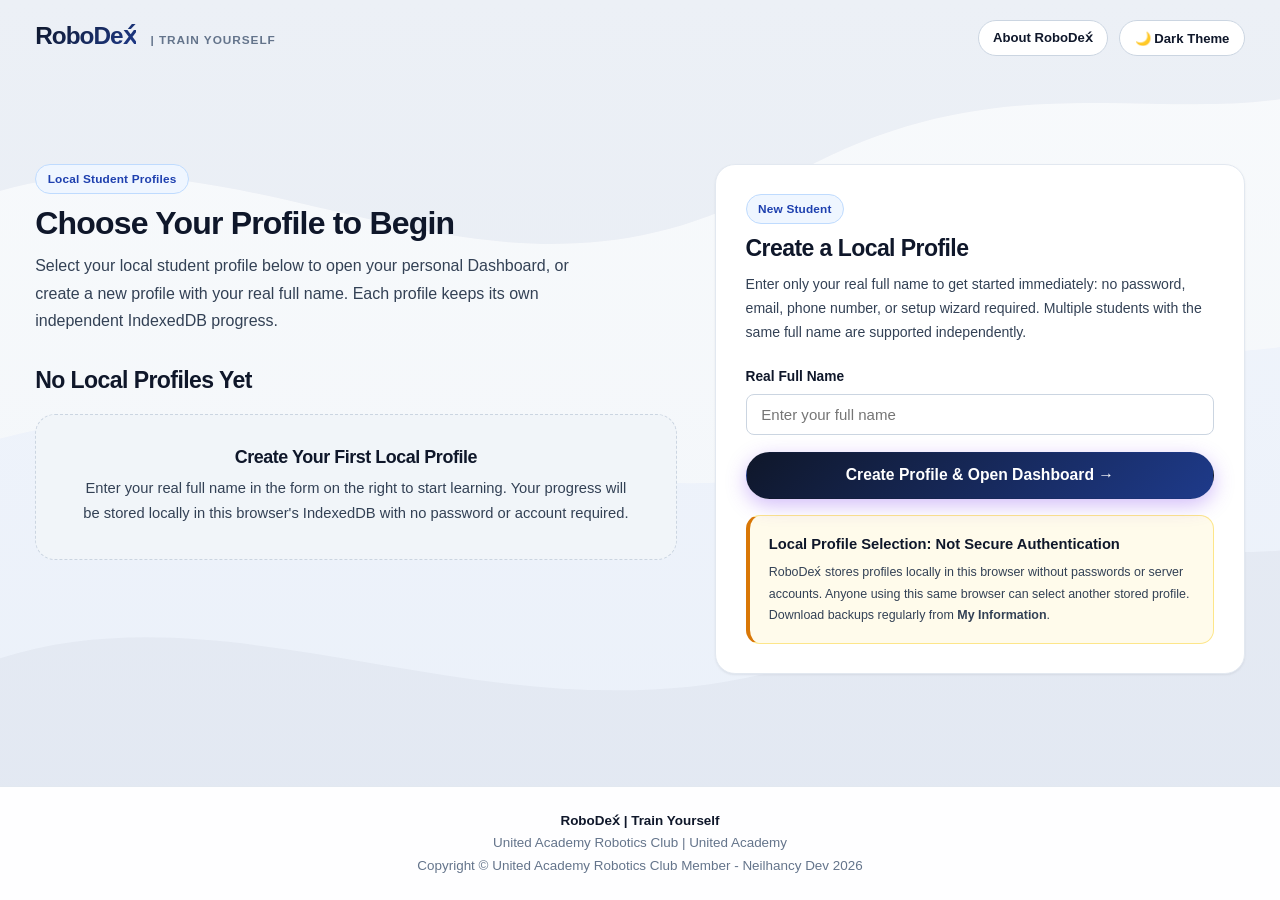
<file: index.html>
<!DOCTYPE html>
<html lang="en">
<head>
  <meta charset="UTF-8">
  <meta name="viewport" content="width=device-width, initial-scale=1.0">
  <title>RoboDex́ | Train Yourself: Select Local Student Profile</title>
  <meta name="description" content="RoboDex́ | Train Yourself: Local student profile selection for independent Arduino and C++ programming education.">
  <link rel="manifest" href="./manifest.webmanifest">
  <link rel="stylesheet" href="./assets/css/tokens.css">
  <link rel="stylesheet" href="./assets/css/base.css">
  <link rel="stylesheet" href="./assets/css/layout.css">
  <link rel="stylesheet" href="./assets/css/components.css">
</head>
<body data-page="profile-gate">
  <div class="gate-shell">
    <header class="gate-topbar">
      <div>
        <span class="wordmark">RoboDex&#x0301;</span>
        <span class="wordmark-sub" style="display:inline-block; margin-left:0.65rem;">| Train Yourself</span>
      </div>
      <div class="flex items-center gap-sm">
        <a href="./about.html" class="utility-btn">About RoboDex&#x0301;</a>
        <button type="button" id="gate-theme-toggle" class="utility-btn" aria-label="Toggle Dark or Light Hyper-Bloom theme">☀️ Light Theme</button>
      </div>
    </header>

    <main class="gate-main">
      <div class="gate-grid">
        <!-- Left Asymmetric Column: Existing Local Profiles -->
        <section>
          <span class="badge badge-bloom mb-sm">Local Student Profiles</span>
          <h1>Choose Your Profile to Begin</h1>
          <p style="max-width:580px;">
            Select your local student profile below to open your personal Dashboard, or create a new profile with your real full name. Each profile keeps its own independent IndexedDB progress.
          </p>

          <h2 id="profiles-section-heading" class="mt-lg mb-md">Existing Local Profiles</h2>
          <div id="profile-list-host">
            <p class="text-muted">Loading locally stored profiles...</p>
          </div>
        </section>

        <!-- Right Column: Create New Local Profile (Full Name Only) -->
        <aside>
          <div class="card" style="padding:1.85rem; border-radius:var(--radius-lg);">
            <span class="badge badge-bloom mb-sm">New Student</span>
            <h2>Create a Local Profile</h2>
            <p class="text-sm">
              Enter only your real full name to get started immediately: no password, email, phone number, or setup wizard required. Multiple students with the same full name are supported independently.
            </p>

            <form id="create-student-form" class="mt-md">
              <div class="form-group">
                <label class="form-label" for="student-full-name">Real Full Name</label>
                <input
                  class="form-input"
                  id="student-full-name"
                  type="text"
                  required
                  maxlength="64"
                  autocomplete="name"
                  placeholder="Enter your full name"
                >
                <div id="create-error" class="text-xs mt-sm" style="color:var(--danger-text);"></div>
              </div>
              <button type="submit" class="btn btn-primary btn-lg" style="width:100%;">Create Profile &amp; Open Dashboard →</button>
            </form>

            <div class="callout callout-warning mt-lg" style="margin-bottom:0;">
              <div class="callout-title">Local Profile Selection: Not Secure Authentication</div>
              <p class="text-xs" style="margin:0;">
                RoboDex&#x0301; stores profiles locally in this browser without passwords or server accounts. Anyone using this same browser can select another stored profile. Download backups regularly from <strong>My Information</strong>.
              </p>
            </div>
          </div>
        </aside>
      </div>
    </main>

    <div id="site-footer"></div>
  </div>

  <script src="./assets/js/prefs.js"></script>
  <script src="./assets/js/db.js"></script>
  <script src="./assets/js/progress.js"></script>
  <script src="./assets/js/app.js"></script>
  <script src="./assets/js/profile-gate.js"></script>
</body>
</html>
</file>
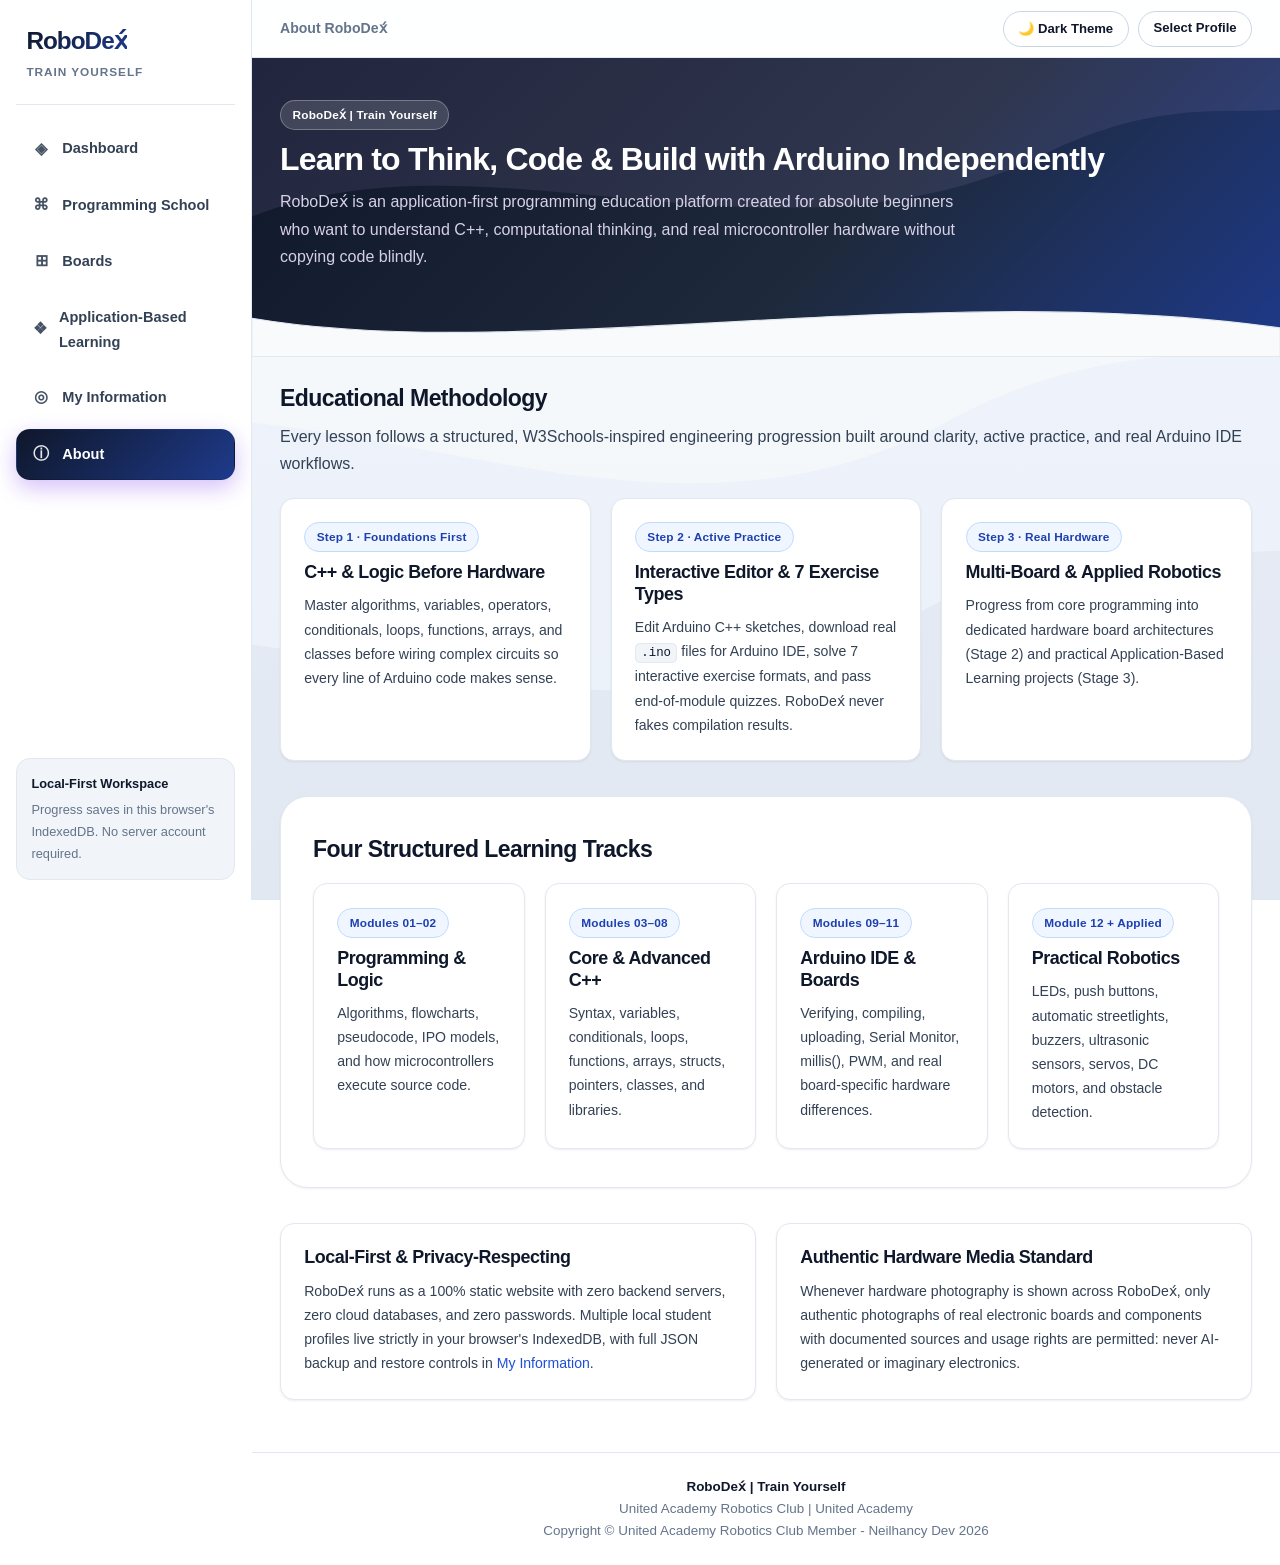
<file: about.html>
<!DOCTYPE html>
<html lang="en">
<head>
  <meta charset="UTF-8">
  <meta name="viewport" content="width=device-width, initial-scale=1.0">
  <title>About: RoboDex́ | Train Yourself</title>
  <link rel="manifest" href="./manifest.webmanifest">
  <link rel="stylesheet" href="./assets/css/tokens.css">
  <link rel="stylesheet" href="./assets/css/base.css">
  <link rel="stylesheet" href="./assets/css/layout.css">
  <link rel="stylesheet" href="./assets/css/components.css">
</head>
<body data-page="about">
  <div class="app-shell">
    <div id="app-sidebar-host"></div>

    <div class="app-stage">
      <div id="utility-bar-host"></div>

      <section class="bloom-hero">
        <svg class="bloom-hero-curves" viewBox="0 0 1440 340" preserveAspectRatio="none" fill="none" aria-hidden="true">
          <path d="M-40,240 C300,70 720,330 1120,130 C1300,45 1400,90 1480,65 L1480,-20 L-40,-20 Z" fill="rgba(216,180,254,0.14)"/>
        </svg>
        <div class="container" style="position:relative; z-index:2;">
          <span class="badge" style="background:rgba(255,255,255,0.14); color:#fff; border-color:rgba(255,255,255,0.28);">RoboDex&#x0301; | Train Yourself</span>
          <h1 class="mt-sm">Learn to Think, Code &amp; Build with Arduino Independently</h1>
          <p style="max-width:680px;">
            RoboDex&#x0301; is an application-first programming education platform created for absolute beginners who want to understand C++, computational thinking, and real microcontroller hardware without copying code blindly.
          </p>
        </div>
        <svg class="hero-wave-divider" viewBox="0 0 1440 64" preserveAspectRatio="none" aria-hidden="true">
          <path d="M0,24 C380,72 940,-18 1440,34 L1440,64 L0,64 Z" fill="var(--bg-divider-fill)"/>
        </svg>
      </section>

      <main class="page-body">
        <div class="container">
          <!-- Preserved Educational Philosophy from Former Home Page -->
          <section class="mb-lg">
            <h2>Educational Methodology</h2>
            <p>Every lesson follows a structured, W3Schools-inspired engineering progression built around clarity, active practice, and real Arduino IDE workflows.</p>
            <div class="grid grid-3 mt-md">
              <div class="card">
                <span class="badge badge-bloom">Step 1 · Foundations First</span>
                <h3 class="mt-sm">C++ &amp; Logic Before Hardware</h3>
                <p class="text-sm" style="margin:0;">Master algorithms, variables, operators, conditionals, loops, functions, arrays, and classes before wiring complex circuits so every line of Arduino code makes sense.</p>
              </div>
              <div class="card">
                <span class="badge badge-bloom">Step 2 · Active Practice</span>
                <h3 class="mt-sm">Interactive Editor &amp; 7 Exercise Types</h3>
                <p class="text-sm" style="margin:0;">Edit Arduino C++ sketches, download real <code>.ino</code> files for Arduino IDE, solve 7 interactive exercise formats, and pass end-of-module quizzes. RoboDex&#x0301; never fakes compilation results.</p>
              </div>
              <div class="card">
                <span class="badge badge-bloom">Step 3 · Real Hardware</span>
                <h3 class="mt-sm">Multi-Board &amp; Applied Robotics</h3>
                <p class="text-sm" style="margin:0;">Progress from core programming into dedicated hardware board architectures (Stage 2) and practical Application-Based Learning projects (Stage 3).</p>
              </div>
            </div>
          </section>

          <section class="curved-band">
            <h2>Four Structured Learning Tracks</h2>
            <div class="grid grid-4 mt-md">
              <div class="card">
                <span class="badge badge-bloom">Modules 01–02</span>
                <h3 class="mt-sm">Programming &amp; Logic</h3>
                <p class="text-sm" style="margin:0;">Algorithms, flowcharts, pseudocode, IPO models, and how microcontrollers execute source code.</p>
              </div>
              <div class="card">
                <span class="badge badge-bloom">Modules 03–08</span>
                <h3 class="mt-sm">Core &amp; Advanced C++</h3>
                <p class="text-sm" style="margin:0;">Syntax, variables, conditionals, loops, functions, arrays, structs, pointers, classes, and libraries.</p>
              </div>
              <div class="card">
                <span class="badge badge-bloom">Modules 09–11</span>
                <h3 class="mt-sm">Arduino IDE &amp; Boards</h3>
                <p class="text-sm" style="margin:0;">Verifying, compiling, uploading, Serial Monitor, millis(), PWM, and real board-specific hardware differences.</p>
              </div>
              <div class="card">
                <span class="badge badge-bloom">Module 12 + Applied</span>
                <h3 class="mt-sm">Practical Robotics</h3>
                <p class="text-sm" style="margin:0;">LEDs, push buttons, automatic streetlights, buzzers, ultrasonic sensors, servos, DC motors, and obstacle detection.</p>
              </div>
            </div>
          </section>

          <section class="grid grid-2 mt-lg">
            <div class="card">
              <h3>Local-First &amp; Privacy-Respecting</h3>
              <p class="text-sm" style="margin:0;">
                RoboDex&#x0301; runs as a 100% static website with zero backend servers, zero cloud databases, and zero passwords. Multiple local student profiles live strictly in your browser's IndexedDB, with full JSON backup and restore controls in <a href="./my-information.html">My Information</a>.
              </p>
            </div>
            <div class="card">
              <h3>Authentic Hardware Media Standard</h3>
              <p class="text-sm" style="margin:0;">
                Whenever hardware photography is shown across RoboDex&#x0301;, only authentic photographs of real electronic boards and components with documented sources and usage rights are permitted: never AI-generated or imaginary electronics.
              </p>
            </div>
          </section>
        </div>
      </main>

      <div id="site-footer"></div>
    </div>
  </div>

  <script src="./assets/js/prefs.js"></script>
  <script src="./assets/js/db.js"></script>
  <script src="./assets/js/progress.js"></script>
  <script src="./assets/js/app.js"></script>
</body>
</html>
</file>
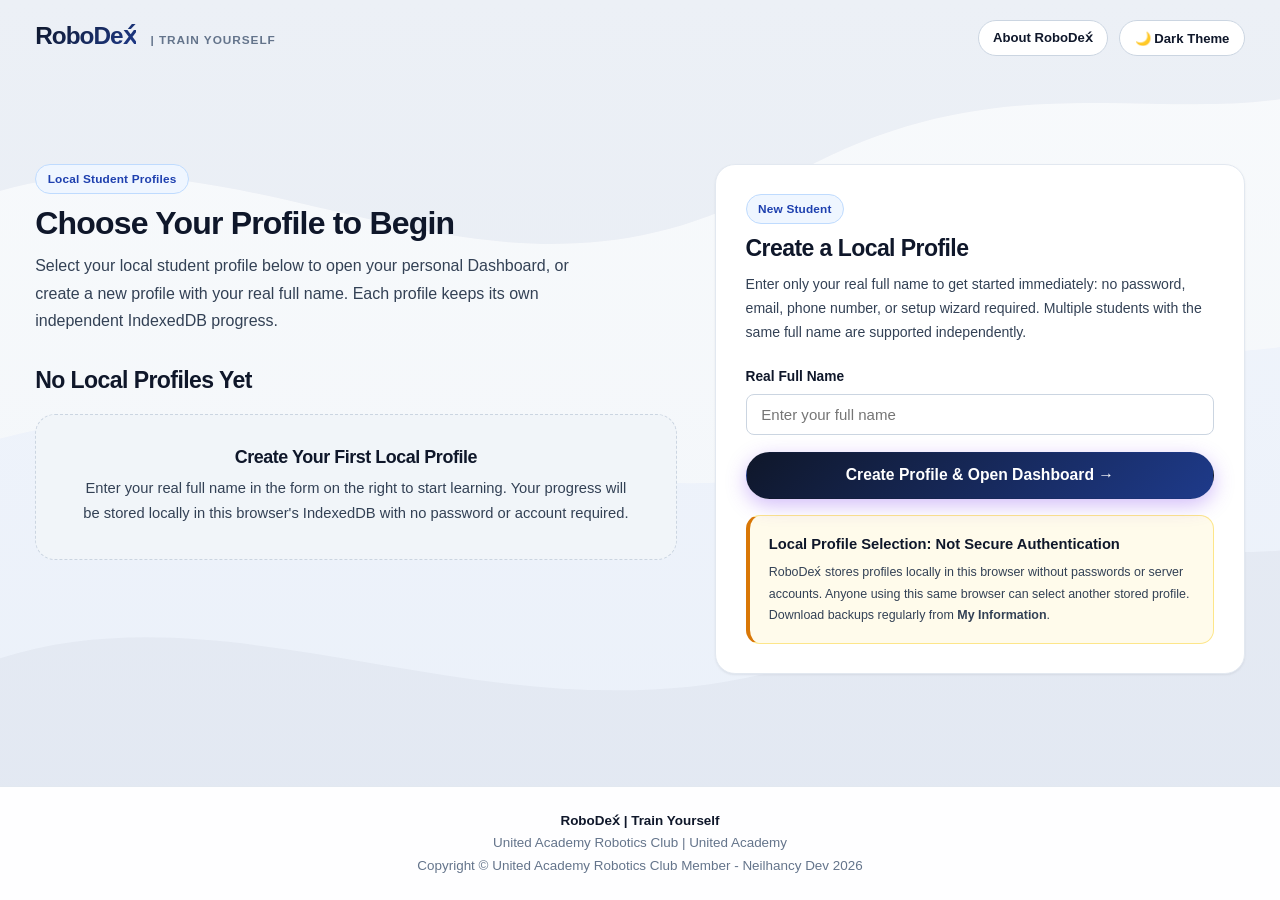
<file: boards.html>
<!DOCTYPE html>
<html lang="en">
<head>
  <meta charset="UTF-8">
  <meta name="viewport" content="width=device-width, initial-scale=1.0">
  <title>Boards: RoboDex́ | Train Yourself</title>
  <link rel="manifest" href="./manifest.webmanifest">
  <link rel="stylesheet" href="./assets/css/tokens.css">
  <link rel="stylesheet" href="./assets/css/base.css">
  <link rel="stylesheet" href="./assets/css/layout.css">
  <link rel="stylesheet" href="./assets/css/components.css">
</head>
<body data-page="boards">
  <div class="app-shell">
    <div id="app-sidebar-host"></div>

    <div class="app-stage">
      <div id="utility-bar-host"></div>

      <!-- Dynamic Mount: Either Boards Family/Variant Hub OR 3-Column Variant Learning Workspace -->
      <div id="boards-app-root" style="flex:1; display:flex; flex-direction:column;">
        <div class="container" style="padding:2rem 1.75rem;">
          <p class="text-muted">Loading Boards Learning Environment...</p>
        </div>
      </div>

      <div id="site-footer"></div>
    </div>
  </div>

  <script src="./assets/js/prefs.js"></script>
  <script src="./assets/js/db.js"></script>
  <script src="./assets/js/progress.js"></script>
  <script src="./assets/js/app.js"></script>
  <script src="./assets/js/visual-figures.js"></script>
  <script src="./assets/js/editor.js"></script>
  <script src="./assets/js/boards-page.js"></script>
</body>
</html>
</file>
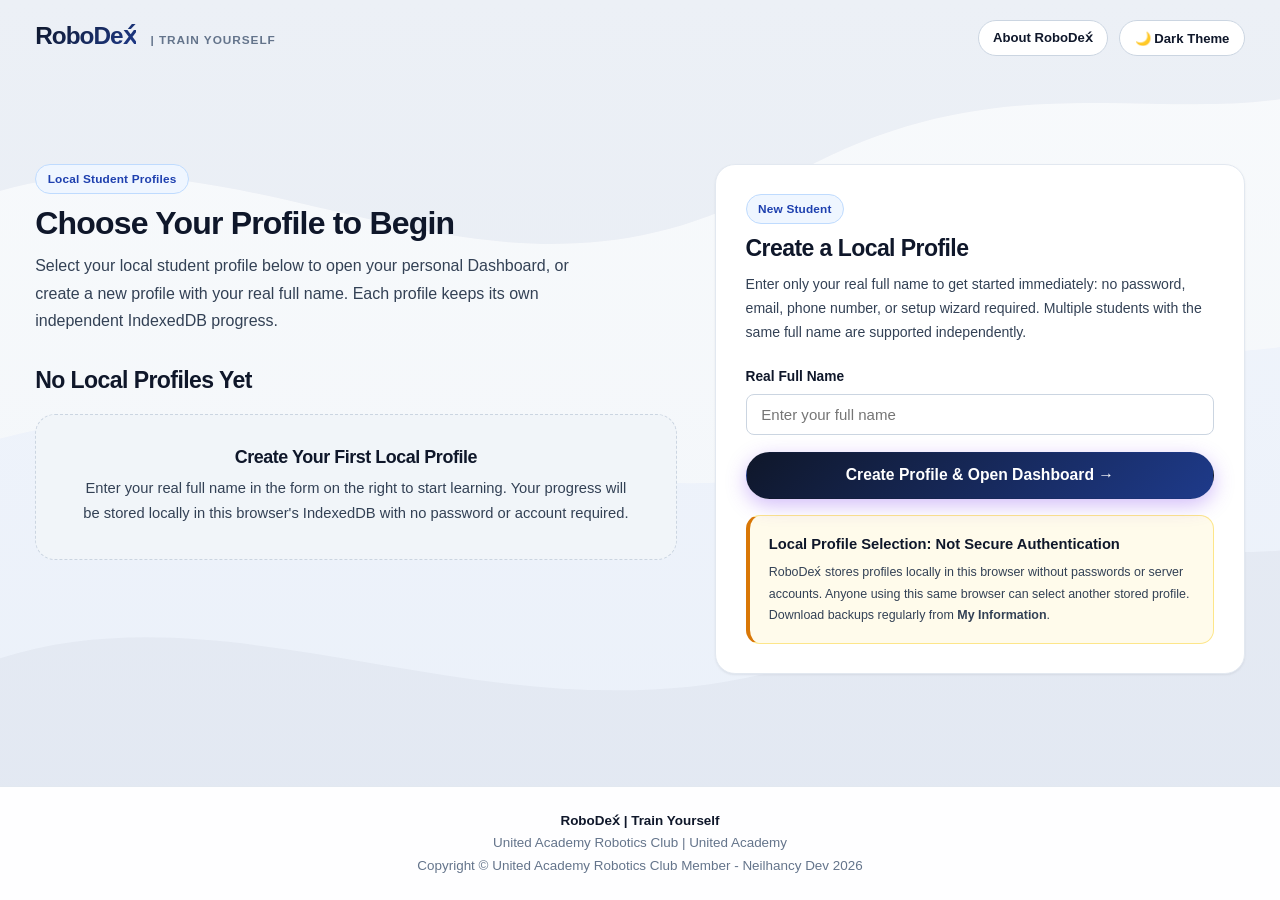
<file: dashboard.html>
<!DOCTYPE html>
<html lang="en">
<head>
  <meta charset="UTF-8">
  <meta name="viewport" content="width=device-width, initial-scale=1.0">
  <title>Dashboard: RoboDex́ | Train Yourself</title>
  <link rel="manifest" href="./manifest.webmanifest">
  <link rel="stylesheet" href="./assets/css/tokens.css">
  <link rel="stylesheet" href="./assets/css/base.css">
  <link rel="stylesheet" href="./assets/css/layout.css">
  <link rel="stylesheet" href="./assets/css/components.css">
</head>
<body data-page="dashboard">
  <div class="app-shell">
    <div id="app-sidebar-host"></div>

    <div class="app-stage">
      <div id="utility-bar-host"></div>

      <!-- Expressive Hyper-Bloom Curved Hero -->
      <section class="bloom-hero">
        <svg class="bloom-hero-curves" viewBox="0 0 1440 360" preserveAspectRatio="none" fill="none" aria-hidden="true">
          <path d="M-40,260 C280,80 620,340 1020,140 C1240,30 1380,95 1480,60 L1480,-20 L-40,-20 Z" fill="rgba(216,180,254,0.12)"/>
          <path d="M460,360 C720,190 1040,270 1480,110 L1480,360 Z" fill="rgba(168,85,247,0.16)"/>
        </svg>
        <div class="container" style="position:relative; z-index:2;" id="dash-hero-content">
          <p>Loading your local learning records...</p>
        </div>
        <svg class="hero-wave-divider" viewBox="0 0 1440 64" preserveAspectRatio="none" aria-hidden="true">
          <path d="M0,22 C360,72 920,-18 1440,34 L1440,64 L0,64 Z" fill="var(--bg-divider-fill)"/>
        </svg>
      </section>

      <main class="page-body">
        <div class="container">
          <!-- Three Learning Tracks Summary -->
          <section class="mb-lg">
            <h2>Learning Tracks</h2>
            <div id="dash-tracks-grid" class="grid grid-3 mt-sm"></div>
          </section>

          <!-- Genuine Quantitative Stats -->
          <section class="mb-lg">
            <div id="dash-stats-grid" class="grid grid-4"></div>
          </section>

          <!-- Recent Learning Activity + Project Progress & Next Steps -->
          <section class="grid grid-2 mb-lg">
            <div class="card">
              <h2>Recent Learning Activity</h2>
              <p class="text-sm">Recorded strictly from your active local profile.</p>
              <div id="dash-recent-activity"></div>
            </div>
            <div class="card">
              <h2>Project Progress &amp; Next Steps</h2>
              <p class="text-sm">Live progress across all 40 Application-Based Learning robotics projects.</p>
              <div id="dash-projects-overview"></div>
            </div>
          </section>

          <!-- Module Quiz Scores & Completed Lessons -->
          <section class="grid grid-2 mb-lg">
            <div class="card">
              <h2>Module Quiz Scores</h2>
              <div id="dash-quizzes-overview"></div>
            </div>
            <div class="card">
              <h2>Completed Lessons</h2>
              <div id="dash-completed-lessons"></div>
            </div>
          </section>

          <!-- Skill Mastery Grid -->
          <section class="curved-band">
            <h2>Skill Mastery Across Modules</h2>
            <p class="text-sm mb-md">Calculated from completed checkpoints, checked coding exercises, and module quiz scores.</p>
            <div id="dash-skills-grid" class="grid grid-3"></div>
          </section>

          <!-- Consolidated Curriculum Explorer (Merged from Explore Academy) -->
          <section class="mt-lg">
            <div class="flex flex-wrap items-center justify-between gap-sm mb-md">
              <div>
                <h2>Programming School Curriculum</h2>
                <p class="text-sm" style="margin:0;">Browse all 12 modules and jump straight to any unlocked lesson or module quiz.</p>
              </div>
            </div>
            <div class="tab-bar" role="tablist" aria-label="Filter curriculum tracks">
              <button type="button" class="tab-btn active" data-track-filter="all">All 12 Modules</button>
              <button type="button" class="tab-btn" data-track-filter="foundations">Programming &amp; Logic (01–02)</button>
              <button type="button" class="tab-btn" data-track-filter="cpp">C++ Core &amp; Advanced (03–08)</button>
              <button type="button" class="tab-btn" data-track-filter="arduino">Arduino &amp; Robotics (09–12)</button>
            </div>
            <div id="dash-modules-grid" class="grid grid-3"></div>
          </section>
        </div>
      </main>

      <div id="site-footer"></div>
    </div>
  </div>

  <script src="./assets/js/prefs.js"></script>
  <script src="./assets/js/db.js"></script>
  <script src="./assets/js/progress.js"></script>
  <script src="./assets/js/app.js"></script>
  <script src="./assets/js/visual-figures.js"></script>
  <script src="./assets/js/dashboard-page.js"></script>
</body>
</html>
</file>
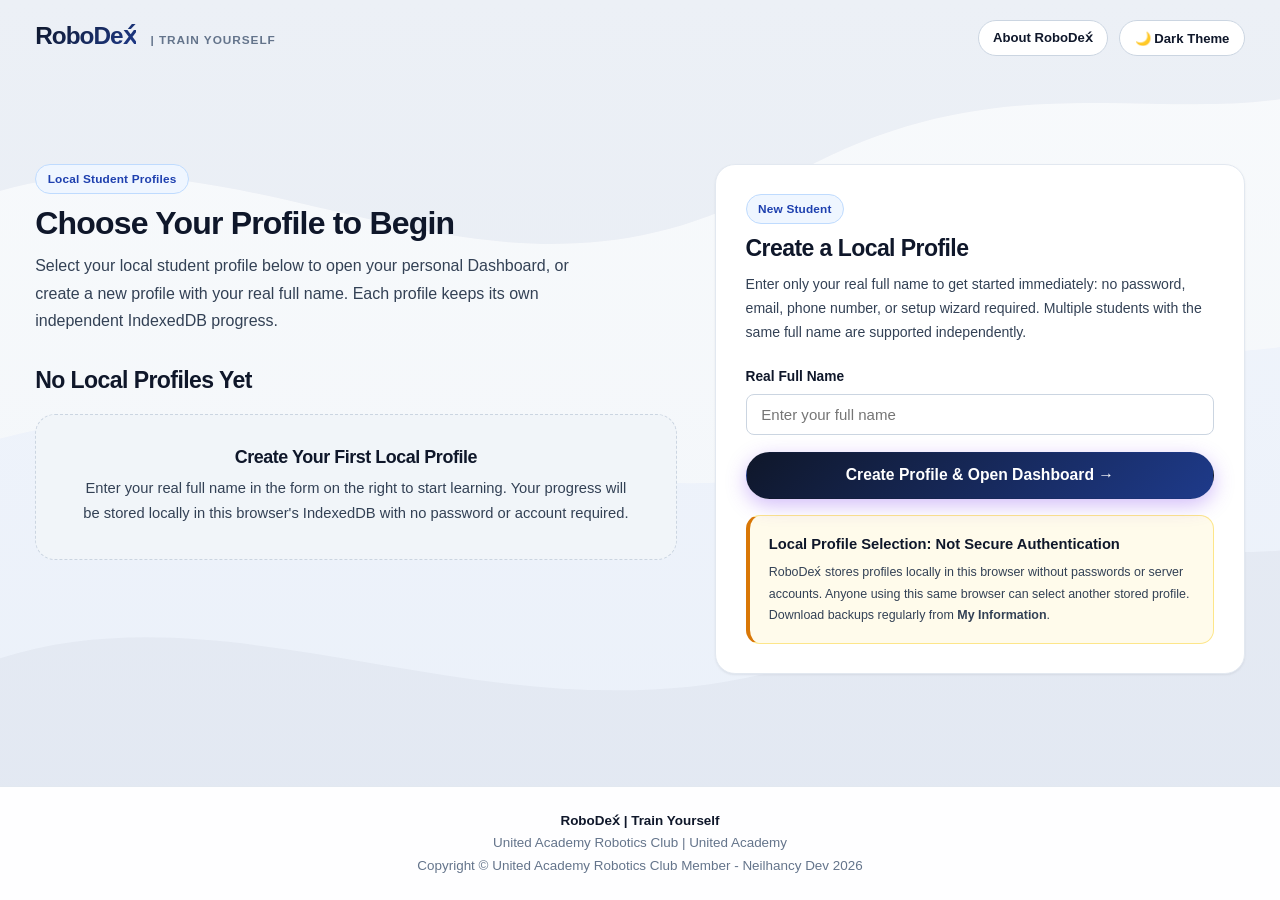
<file: learn.html>
<!DOCTYPE html>
<html lang="en">
<head>
  <meta charset="UTF-8">
  <meta name="viewport" content="width=device-width, initial-scale=1.0">
  <title>Programming School: RoboDex́ | Train Yourself</title>
  <link rel="manifest" href="./manifest.webmanifest">
  <link rel="stylesheet" href="./assets/css/tokens.css">
  <link rel="stylesheet" href="./assets/css/base.css">
  <link rel="stylesheet" href="./assets/css/layout.css">
  <link rel="stylesheet" href="./assets/css/components.css">
</head>
<body data-page="learn">
  <div class="app-shell">
    <div id="app-sidebar-host"></div>

    <div class="app-stage">
      <div id="utility-bar-host"></div>

      <div class="learn-shell">
        <aside id="learn-sidebar" class="learn-sidebar" aria-label="Programming School Modules">
          <p class="text-sm text-muted">Loading curriculum...</p>
        </aside>

        <main id="learn-main" class="learn-content">
          <div class="lesson-article">
            <p class="text-muted">Loading lesson...</p>
          </div>
        </main>

        <aside class="learn-toc" aria-label="On This Page">
          <div class="toc-heading">On This Page</div>
          <ul id="toc-list" class="toc-list"></ul>
        </aside>
      </div>

      <div id="site-footer"></div>
    </div>
  </div>

  <script src="./assets/js/prefs.js"></script>
  <script src="./assets/js/db.js"></script>
  <script src="./assets/js/progress.js"></script>
  <script src="./assets/js/app.js"></script>
  <script src="./assets/js/visual-figures.js"></script>
  <script src="./assets/js/editor.js"></script>
  <script src="./assets/js/exercises.js"></script>
  <script src="./assets/js/quiz.js"></script>
  <script src="./assets/js/learn-page.js"></script>
</body>
</html>
</file>
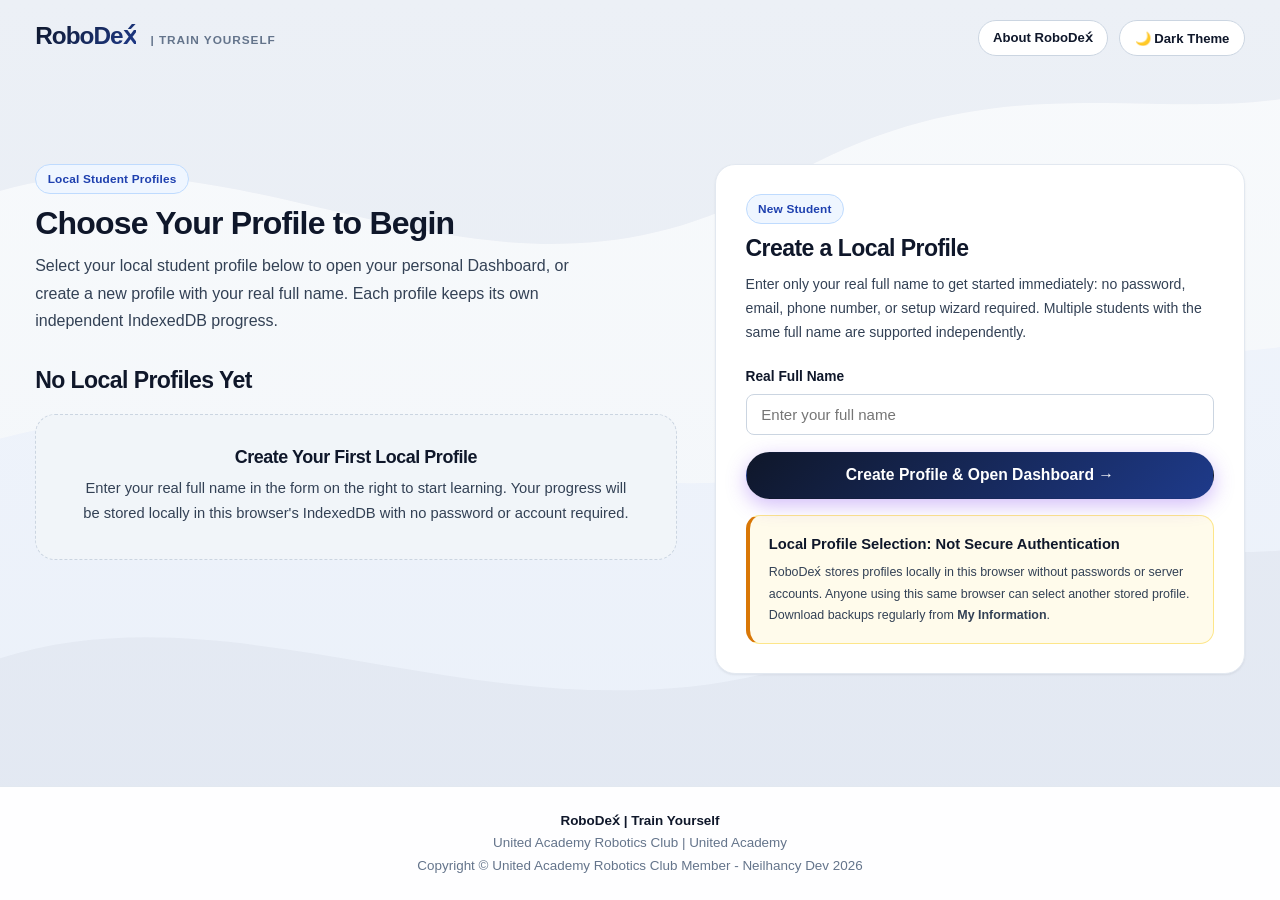
<file: my-information.html>
<!DOCTYPE html>
<html lang="en">
<head>
  <meta charset="UTF-8">
  <meta name="viewport" content="width=device-width, initial-scale=1.0">
  <title>My Information: RoboDex́ | Train Yourself</title>
  <link rel="manifest" href="./manifest.webmanifest">
  <link rel="stylesheet" href="./assets/css/tokens.css">
  <link rel="stylesheet" href="./assets/css/base.css">
  <link rel="stylesheet" href="./assets/css/layout.css">
  <link rel="stylesheet" href="./assets/css/components.css">
</head>
<body data-page="my-information">
  <div class="app-shell">
    <div id="app-sidebar-host"></div>

    <div class="app-stage">
      <div id="utility-bar-host"></div>

      <section class="bloom-hero">
        <svg class="bloom-hero-curves" viewBox="0 0 1440 300" preserveAspectRatio="none" fill="none" aria-hidden="true">
          <path d="M-40,210 C320,60 760,290 1480,100 L1480,-20 L-40,-20 Z" fill="rgba(216,180,254,0.12)"/>
        </svg>
        <div class="container" style="position:relative; z-index:2;">
          <span class="badge" style="background:rgba(255,255,255,0.14); color:#fff; border-color:rgba(255,255,255,0.28);">Local Profile &amp; Data Ownership</span>
          <h1 class="mt-sm">My Information</h1>
          <p style="max-width:640px;">Manage your local student profile, review where your records are stored, download versioned backups, restore saved backups, or delete a profile permanently.</p>
        </div>
        <svg class="hero-wave-divider" viewBox="0 0 1440 64" preserveAspectRatio="none" aria-hidden="true">
          <path d="M0,26 C400,72 980,-16 1440,32 L1440,64 L0,64 Z" fill="var(--bg-divider-fill)"/>
        </svg>
      </section>

      <main class="page-body">
        <div class="container">
          <!-- Current Profile & Progress Overview -->
          <section id="myinfo-overview" class="mb-lg"></section>

          <!-- Storage Transparency & Persistence Status -->
          <section id="storage-status-box" class="mb-lg"></section>

          <div class="grid grid-2 mb-lg">
            <!-- Profile & Reading Preferences -->
            <section class="card">
              <h2>Profile &amp; Learning Preferences</h2>
              <form id="info-profile-form" class="mt-md">
                <div class="form-group">
                  <label class="form-label" for="info-full-name">Real Full Name</label>
                  <input class="form-input" id="info-full-name" type="text" required maxlength="64">
                </div>
                <div class="grid grid-2">
                  <div class="form-group">
                    <label class="form-label" for="info-font-size">Reading Text Size</label>
                    <select class="form-select" id="info-font-size">
                      <option value="sm">Compact (14.5px)</option>
                      <option value="md">Standard (15.5px)</option>
                      <option value="lg">Large (17.5px)</option>
                    </select>
                  </div>
                  <div class="form-group">
                    <label class="form-label" for="info-pass-score">Quiz Passing Score (%)</label>
                    <input class="form-input" id="info-pass-score" type="number" min="50" max="100" value="70">
                  </div>
                </div>
                <div class="form-group">
                  <label class="flex items-center gap-xs" style="cursor:pointer;">
                    <input type="checkbox" id="info-lock-progression" checked>
                    <span class="text-sm"><strong>Sequential Lesson Locking</strong> (unlock next lesson after checkpoint)</span>
                  </label>
                </div>
                <button type="submit" class="btn btn-primary">Save Changes</button>
              </form>
            </section>

            <!-- Local Profiles Switcher -->
            <section class="card">
              <div class="card-header">
                <div>
                  <h2>Local Profiles on This Browser</h2>
                  <p class="text-xs text-muted" style="margin:0;">Local selection only: no passwords or server accounts.</p>
                </div>
                <a class="btn btn-secondary btn-sm" href="./index.html">+ New / All Profiles</a>
              </div>
              <div id="other-profiles-list" class="grid" style="gap:0.65rem;"></div>
            </section>
          </div>

          <!-- Export & Backup Controls -->
          <section class="grid grid-3 mb-lg">
            <div class="card">
              <h3>Export Progress Summary</h3>
              <p class="text-sm">Download a concise JSON overview of your weighted progress, skill levels, and quiz scores.</p>
              <button type="button" id="btn-export-progress" class="btn btn-secondary btn-sm">Export Summary (.json)</button>
            </div>
            <div class="card">
              <h3>Export Learning Records</h3>
              <p class="text-sm">Download a CSV log of all lesson checkpoints, exercise attempts, and module quizzes.</p>
              <button type="button" id="btn-export-records" class="btn btn-secondary btn-sm">Export Records (.csv)</button>
            </div>
            <div class="card">
              <h3>Download Full Backup</h3>
              <p class="text-sm">Save a versioned RoboDex&#x0301; backup JSON containing your entire profile and local learning history.</p>
              <button type="button" id="btn-download-backup" class="btn btn-primary btn-sm">Download Backup (.json)</button>
            </div>
          </section>

          <!-- Restore Backup & Explicit Profile Deletion -->
          <div class="grid grid-2">
            <section class="card">
              <h2>Restore Backup</h2>
              <p class="text-sm">Import a valid RoboDex&#x0301; backup (.json) file (supports both V1 and V2 backups).</p>
              <form id="restore-backup-form" class="mt-md">
                <div class="form-group">
                  <label class="form-label" for="restore-file-input">Backup File (.json)</label>
                  <input class="form-input" id="restore-file-input" type="file" accept=".json,application/json">
                </div>
                <button type="submit" class="btn btn-accent">Validate &amp; Restore Backup</button>
              </form>
              <div id="restore-status" class="mt-md"></div>
            </section>

            <section class="card" style="border-color:var(--danger-border);">
              <h2 style="color:var(--danger-text);">Delete Active Profile</h2>
              <p class="text-sm">Permanently erase the currently active student profile and all of its local IndexedDB records from this browser. Other stored profiles are unaffected.</p>
              <button type="button" id="btn-delete-profile" class="btn btn-danger mt-sm">Delete Active Local Profile</button>
            </section>
          </div>
        </div>
      </main>

      <div id="site-footer"></div>
    </div>
  </div>

  <script src="./assets/js/prefs.js"></script>
  <script src="./assets/js/db.js"></script>
  <script src="./assets/js/progress.js"></script>
  <script src="./assets/js/app.js"></script>
  <script src="./assets/js/my-information-page.js"></script>
</body>
</html>
</file>
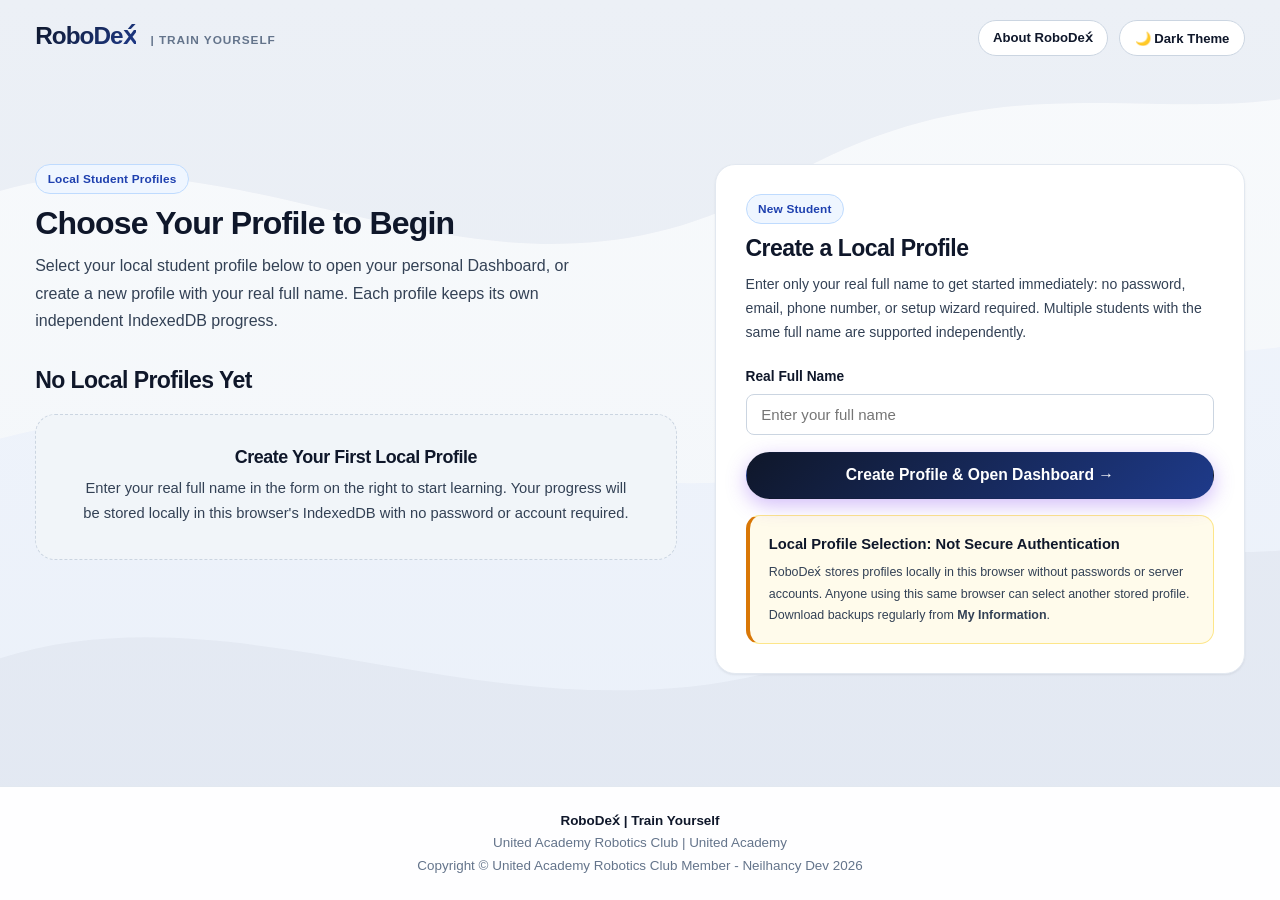
<file: projects.html>
<!DOCTYPE html>
<html lang="en">
<head>
  <meta charset="UTF-8">
  <meta name="viewport" content="width=device-width, initial-scale=1.0">
  <title>Application-Based Learning: RoboDex́ | Train Yourself</title>
  <link rel="manifest" href="./manifest.webmanifest">
  <link rel="stylesheet" href="./assets/css/tokens.css">
  <link rel="stylesheet" href="./assets/css/base.css">
  <link rel="stylesheet" href="./assets/css/layout.css">
  <link rel="stylesheet" href="./assets/css/components.css">
</head>
<body data-page="projects">
  <div class="app-shell">
    <div id="app-sidebar-host"></div>

    <div class="app-stage">
      <div id="utility-bar-host"></div>

      <!-- Dynamic Mount: 40-Project Catalogue OR Individual Project Guided Course (Parts A–M) -->
      <div id="projects-app-root" style="flex:1; display:flex; flex-direction:column;">
        <div class="container" style="padding:2rem 1.75rem;">
          <p class="text-muted">Loading Application-Based Learning (40 Robotics Projects)...</p>
        </div>
      </div>

      <div id="site-footer"></div>
    </div>
  </div>

  <script src="./assets/js/prefs.js"></script>
  <script src="./assets/js/db.js"></script>
  <script src="./assets/js/progress.js"></script>
  <script src="./assets/js/app.js"></script>
  <script src="./assets/js/visual-figures.js"></script>
  <script src="./assets/js/editor.js"></script>
  <script src="./assets/js/project-diagrams.js"></script>
  <script src="./assets/js/beginner-toolkit.js"></script>
  <script src="./assets/js/projects-page.js"></script>
</body>
</html>
</file>
<file: assets/css/tokens.css>
/* ==========================================================================
   RoboDex́ — Clean Formal Minimal Design System with Fine Well-Defined Curves
   Two refined architectural themes: Formal Minimal Light (default) & Minimal Dark.
   Crisp 1px hairlines, restrained slate-indigo accents, calm reading surfaces.
   ========================================================================== */

:root {
  /* Typography: Refined Geometric Display + High-Legibility Technical Sans */
  --font-display: "Plus Jakarta Sans", "Inter", -apple-system, BlinkMacSystemFont, "Segoe UI", sans-serif;
  --font-sans: "Inter", -apple-system, BlinkMacSystemFont, "Segoe UI", Roboto, "Helvetica Neue", Arial, sans-serif;
  --font-mono: "JetBrains Mono", "Fira Code", "Cascadia Code", Consolas, "Courier New", monospace;

  --reading-font-size: 16px;
  --line-height-body: 1.72;

  /* Spacing & Layout (Laptop-first 1280px / 1440px) */
  --sidebar-nav-width: 252px;
  --utility-bar-height: 58px;
  --lesson-sidebar-width: 274px;
  --toc-width: 224px;
  --content-max-width: 1220px;

  /* Fine Well-Defined Radii */
  --radius-sm: 8px;
  --radius-md: 14px;
  --radius-lg: 20px;
  --radius-xl: 28px;
  --radius-pill: 9999px;

  /* Motion */
  --transition-fast: 140ms cubic-bezier(0.22, 1, 0.36, 1);
  --transition-base: 240ms cubic-bezier(0.22, 1, 0.36, 1);

  /* Formal Academic Slate-Indigo Palette */
  --bloom-700: #1e3a8a;
  --bloom-600: #1d4ed8;
  --bloom-500: #2563eb;
  --bloom-400: #3b82f6;
  --bloom-300: #93c5fd;
  --bloom-200: #dbeafe;
  --indigo-600: #3730a3;
  --orchid-500: #4f46e5;

  /* Semantic Accents */
  --success-600: #15803d;
  --warning-600: #b45309;
  --danger-600: #be123c;
  --info-600: #1d4ed8;
}

/* ==========================================================================
   FORMAL MINIMAL LIGHT THEME (Default)
   Architectural alabaster canvas, crisp white cards, fine hairline borders
   ========================================================================== */
:root,
[data-theme="light"] {
  --bg-page: #f8fafc;
  --bg-canvas-grad: linear-gradient(180deg, #f8fafc 0%, #f1f5f9 100%);
  --bg-sidebar: #ffffff;
  --bg-utility: rgba(255, 255, 255, 0.94);
  --bg-surface: #ffffff;
  --bg-surface-solid: #ffffff;
  --bg-subtle: #f1f5f9;
  --bg-elevated: #ffffff;
  --bg-hero-grad: linear-gradient(135deg, #0f172a 0%, #1e293b 58%, #1e3a8a 100%);
  --bg-curve-fill-1: rgba(30, 58, 138, 0.05);
  --bg-curve-fill-2: rgba(51, 65, 85, 0.04);
  --bg-curve-fill-3: rgba(37, 99, 235, 0.03);
  --bg-divider-fill: #f8fafc;

  --border-color: #e2e8f0;
  --border-strong: #cbd5e1;

  --text-primary: #0f172a;
  --text-secondary: #334155;
  --text-muted: #64748b;
  --text-inverse: #ffffff;
  --link-color: #1d4ed8;

  --accent-primary: #1e3a8a;
  --accent-primary-hover: #1d4ed8;
  --accent-secondary: #2563eb;
  --accent-grad: linear-gradient(135deg, #0f172a 0%, #1e3a8a 100%);

  --success-bg: #f0fdf4;
  --success-border: #bbf7d0;
  --success-text: #166534;
  --warning-bg: #fffbeb;
  --warning-border: #fde68a;
  --warning-text: #92400e;
  --danger-bg: #fff1f2;
  --danger-border: #fecdd3;
  --danger-text: #9f1239;
  --info-bg: #eff6ff;
  --info-border: #bfdbfe;
  --info-text: #1e40af;

  --code-bg: #0f172a;
  --code-surface: #1e293b;
  --code-border: #334155;
  --code-text: #f8fafc;

  --shadow-sm: 0 1px 3px rgba(15, 23, 42, 0.05), 0 1px 2px rgba(15, 23, 42, 0.03);
  --shadow-md: 0 6px 18px rgba(15, 23, 42, 0.06);
  --shadow-lg: 0 14px 32px rgba(15, 23, 42, 0.09);
}

/* ==========================================================================
   REFINED MINIMAL DARK THEME
   Matte obsidian-slate surfaces, crisp 1px hairlines, zero neon glare
   ========================================================================== */
[data-theme="dark"] {
  --bg-page: #0b1120;
  --bg-canvas-grad: linear-gradient(180deg, #0b1120 0%, #0f172a 100%);
  --bg-sidebar: #0f172a;
  --bg-utility: rgba(15, 23, 42, 0.92);
  --bg-surface: #111827;
  --bg-surface-solid: #111827;
  --bg-subtle: #1e293b;
  --bg-elevated: #1e293b;
  --bg-hero-grad: linear-gradient(135deg, #0f172a 0%, #1e293b 58%, #1e3a8a 100%);
  --bg-curve-fill-1: rgba(148, 163, 184, 0.06);
  --bg-curve-fill-2: rgba(59, 130, 246, 0.05);
  --bg-curve-fill-3: rgba(148, 163, 184, 0.03);
  --bg-divider-fill: #0b1120;

  --border-color: rgba(148, 163, 184, 0.18);
  --border-strong: rgba(148, 163, 184, 0.34);

  --text-primary: #f8fafc;
  --text-secondary: #cbd5e1;
  --text-muted: #94a3b8;
  --text-inverse: #0b1120;
  --link-color: #60a5fa;

  --accent-primary: #2563eb;
  --accent-primary-hover: #3b82f6;
  --accent-secondary: #60a5fa;
  --accent-grad: linear-gradient(135deg, #1e3a8a 0%, #2563eb 100%);

  --success-bg: rgba(22, 163, 74, 0.14);
  --success-border: rgba(74, 222, 128, 0.34);
  --success-text: #86efac;
  --warning-bg: rgba(217, 119, 6, 0.14);
  --warning-border: rgba(251, 191, 36, 0.36);
  --warning-text: #fde68a;
  --danger-bg: rgba(225, 29, 72, 0.14);
  --danger-border: rgba(251, 113, 133, 0.36);
  --danger-text: #fda4af;
  --info-bg: rgba(37, 99, 235, 0.15);
  --info-border: rgba(96, 165, 250, 0.36);
  --info-text: #bfdbfe;

  --code-bg: #070b14;
  --code-surface: #0f172a;
  --code-border: rgba(148, 163, 184, 0.22);
  --code-text: #f1f5f9;

  --shadow-sm: 0 1px 4px rgba(0, 0, 0, 0.28);
  --shadow-md: 0 8px 20px rgba(0, 0, 0, 0.36);
  --shadow-lg: 0 16px 36px rgba(0, 0, 0, 0.48);
}

/* Reading Font Size Preferences */
[data-font-size="sm"] { --reading-font-size: 15px; }
[data-font-size="md"] { --reading-font-size: 16px; }
[data-font-size="lg"] { --reading-font-size: 17.5px; }
</file>
<file: assets/css/base.css>
/* ==========================================================================
   RoboDex́ — Base Typography, Controls, Surfaces, Grids & Tables
   ========================================================================== */

*, *::before, *::after {
  box-sizing: border-box;
}

html {
  scroll-behavior: smooth;
  font-size: 16px;
}

body {
  margin: 0;
  font-family: var(--font-sans);
  font-size: var(--reading-font-size);
  line-height: var(--line-height-body);
  color: var(--text-primary);
  background: var(--bg-canvas-grad);
  background-attachment: fixed;
  -webkit-font-smoothing: antialiased;
  min-height: 100vh;
  overflow-x: clip;
}

img, svg {
  max-width: 100%;
  height: auto;
}

a {
  color: var(--link-color);
  text-decoration: none;
  transition: color var(--transition-fast);
}

a:hover {
  text-decoration: underline;
}

h1, h2, h3, h4 {
  margin: 0 0 0.6rem;
  font-family: var(--font-display);
  line-height: 1.2;
  color: var(--text-primary);
  font-weight: 700;
  letter-spacing: -0.025em;
}

h1 { font-size: clamp(1.9rem, 2.5vw, 2.65rem); }
h2 { font-size: clamp(1.35rem, 1.8vw, 1.75rem); }
h3 { font-size: 1.12rem; }
h4 { font-size: 0.98rem; }

p {
  margin: 0 0 0.95rem;
  color: var(--text-secondary);
}

code {
  font-family: var(--font-mono);
  font-size: 0.88em;
  background: var(--bg-subtle);
  color: var(--text-primary);
  padding: 0.14em 0.44em;
  border-radius: 5px;
  border: 1px solid var(--border-color);
}

pre {
  margin: 0;
  font-family: var(--font-mono);
  font-size: 0.89rem;
  line-height: 1.58;
  overflow-x: auto;
}

pre code {
  background: transparent;
  border: none;
  padding: 0;
  color: inherit;
}

/* Containers */
.container {
  width: 100%;
  max-width: var(--content-max-width);
  margin: 0 auto;
  padding: 0 1.75rem;
}

/* Buttons */
.btn {
  display: inline-flex;
  align-items: center;
  justify-content: center;
  gap: 0.48rem;
  padding: 0.64rem 1.2rem;
  border-radius: var(--radius-pill);
  font-family: var(--font-display);
  font-size: 0.9rem;
  font-weight: 600;
  line-height: 1.2;
  cursor: pointer;
  border: 1px solid transparent;
  transition: transform var(--transition-fast), box-shadow var(--transition-fast), background var(--transition-fast), border-color var(--transition-fast);
  text-decoration: none !important;
}

.btn:hover:not(:disabled) {
  transform: translateY(-1px);
}

.btn:active:not(:disabled) {
  transform: translateY(0);
}

.btn:disabled {
  opacity: 0.5;
  cursor: not-allowed;
}

.btn-primary {
  background: var(--accent-grad);
  color: #ffffff !important;
  box-shadow: 0 6px 20px rgba(124, 58, 237, 0.34);
}

.btn-primary:hover:not(:disabled) {
  box-shadow: 0 10px 26px rgba(147, 51, 234, 0.44);
}

.btn-accent {
  background: rgba(192, 132, 252, 0.18);
  color: var(--text-primary) !important;
  border-color: var(--border-strong);
}

.btn-accent:hover:not(:disabled) {
  background: rgba(192, 132, 252, 0.28);
}

.btn-secondary {
  background: var(--bg-surface-solid);
  color: var(--text-primary) !important;
  border-color: var(--border-strong);
}

.btn-secondary:hover:not(:disabled) {
  background: var(--bg-subtle);
}

.btn-ghost {
  background: transparent;
  color: var(--text-secondary) !important;
}

.btn-ghost:hover:not(:disabled) {
  background: var(--bg-subtle);
  color: var(--text-primary) !important;
}

.btn-danger {
  background: #be123c;
  color: #ffffff !important;
}

.btn-danger:hover:not(:disabled) {
  background: #e11d48;
}

.btn-sm {
  padding: 0.42rem 0.9rem;
  font-size: 0.82rem;
}

.btn-lg {
  padding: 0.82rem 1.65rem;
  font-size: 0.98rem;
}

/* Cards */
.card {
  position: relative;
  background: var(--bg-surface);
  backdrop-filter: blur(12px);
  -webkit-backdrop-filter: blur(12px);
  border: 1px solid var(--border-color);
  border-radius: var(--radius-md);
  padding: 1.45rem;
  box-shadow: var(--shadow-sm);
  transition: border-color var(--transition-base), box-shadow var(--transition-base), transform var(--transition-base);
}

.card-hover:hover {
  border-color: var(--border-strong);
  box-shadow: var(--shadow-md);
  transform: translateY(-2px);
}

.card-header {
  display: flex;
  align-items: flex-start;
  justify-content: space-between;
  gap: 0.75rem;
  margin-bottom: 0.85rem;
}

/* Badges */
.badge {
  display: inline-flex;
  align-items: center;
  gap: 0.3rem;
  padding: 0.24rem 0.72rem;
  border-radius: var(--radius-pill);
  font-family: var(--font-display);
  font-size: 0.74rem;
  font-weight: 600;
  letter-spacing: 0.015em;
  background: var(--bg-subtle);
  color: var(--text-secondary);
  border: 1px solid var(--border-color);
  white-space: nowrap;
}

.badge-bloom,
.badge-blue,
.badge-cyan {
  background: var(--info-bg);
  color: var(--info-text);
  border-color: var(--info-border);
}

.badge-success {
  background: var(--success-bg);
  color: var(--success-text);
  border-color: var(--success-border);
}

.badge-warning {
  background: var(--warning-bg);
  color: var(--warning-text);
  border-color: var(--warning-border);
}

.badge-danger {
  background: var(--danger-bg);
  color: var(--danger-text);
  border-color: var(--danger-border);
}

/* Progress Bars */
.progress-track {
  width: 100%;
  height: 10px;
  background: var(--bg-subtle);
  border-radius: var(--radius-pill);
  overflow: hidden;
  border: 1px solid var(--border-color);
}

.progress-track.sm {
  height: 7px;
}

.progress-fill {
  height: 100%;
  background: var(--accent-grad);
  border-radius: var(--radius-pill);
  transition: width 360ms cubic-bezier(0.22, 1, 0.36, 1);
}

/* Grids */
.grid {
  display: grid;
  gap: 1.25rem;
}

.grid-2 { grid-template-columns: repeat(2, minmax(0, 1fr)); }
.grid-3 { grid-template-columns: repeat(3, minmax(0, 1fr)); }
.grid-4 { grid-template-columns: repeat(4, minmax(0, 1fr)); }
.grid-asymmetric { grid-template-columns: 1.35fr 0.95fr; }

@media (max-width: 1120px) {
  .grid-4 { grid-template-columns: repeat(2, minmax(0, 1fr)); }
  .grid-3 { grid-template-columns: repeat(2, minmax(0, 1fr)); }
  .grid-asymmetric { grid-template-columns: 1fr; }
}

@media (max-width: 780px) {
  .grid-2, .grid-3, .grid-4 { grid-template-columns: 1fr; }
}

/* Forms */
.form-group {
  margin-bottom: 1.05rem;
}

.form-label {
  display: block;
  font-family: var(--font-display);
  font-size: 0.86rem;
  font-weight: 600;
  color: var(--text-primary);
  margin-bottom: 0.38rem;
}

.form-input, .form-select, .form-textarea {
  width: 100%;
  padding: 0.68rem 0.92rem;
  border-radius: var(--radius-sm);
  border: 1px solid var(--border-strong);
  background: var(--bg-surface-solid);
  color: var(--text-primary);
  font-family: inherit;
  font-size: 0.94rem;
  transition: border-color var(--transition-fast), box-shadow var(--transition-fast);
}

.form-input:focus, .form-select:focus, .form-textarea:focus {
  outline: none;
  border-color: var(--bloom-400);
  box-shadow: 0 0 0 3px rgba(147, 51, 234, 0.22);
}

.form-help {
  font-size: 0.82rem;
  color: var(--text-muted);
  margin-top: 0.35rem;
}

/* Tables */
.table-wrap {
  width: 100%;
  overflow-x: auto;
  border: 1px solid var(--border-color);
  border-radius: var(--radius-md);
  background: var(--bg-surface-solid);
}

table.data-table {
  width: 100%;
  border-collapse: collapse;
  font-size: 0.9rem;
}

table.data-table th, table.data-table td {
  padding: 0.78rem 1rem;
  text-align: left;
  border-bottom: 1px solid var(--border-color);
  vertical-align: top;
}

table.data-table th {
  background: var(--bg-subtle);
  color: var(--text-primary);
  font-family: var(--font-display);
  font-weight: 600;
  white-space: nowrap;
}

table.data-table tr:last-child td {
  border-bottom: none;
}

/* Utility Helpers */
.flex { display: flex; }
.flex-wrap { flex-wrap: wrap; }
.items-center { align-items: center; }
.justify-between { justify-content: space-between; }
.gap-xs { gap: 0.4rem; }
.gap-sm { gap: 0.7rem; }
.gap-md { gap: 1.1rem; }
.gap-lg { gap: 1.65rem; }
.mt-sm { margin-top: 0.65rem; }
.mt-md { margin-top: 1.25rem; }
.mt-lg { margin-top: 2rem; }
.mb-sm { margin-bottom: 0.65rem; }
.mb-md { margin-bottom: 1.25rem; }
.mb-lg { margin-bottom: 2rem; }
.text-muted { color: var(--text-muted); }
.text-sm { font-size: 0.88rem; }
.text-xs { font-size: 0.78rem; }

@media (prefers-reduced-motion: reduce) {
  *, *::before, *::after {
    animation-duration: 0.01ms !important;
    transition-duration: 0.01ms !important;
  }
}
</file>
<file: assets/css/layout.css>
/* ==========================================================================
   RoboDex́ — Hyper-Bloom Organic Curves, Persistent Left Sidebar & Workspace
   Laptop-first architecture (1280px / 1440px) with curved section transitions.
   ========================================================================== */

/* Organic Hyper-Bloom Layered Background Curves */
.hyperbloom-backdrop {
  position: fixed;
  inset: 0;
  pointer-events: none;
  z-index: 0;
  overflow: hidden;
}

.hyperbloom-backdrop svg {
  position: absolute;
  inset: 0;
  width: 100%;
  height: 100%;
  max-width: none;
  opacity: 0.95;
}

/* Primary App Shell (Persistent Left Sidebar + Main Column) */
.app-shell {
  position: relative;
  z-index: 1;
  display: grid;
  grid-template-columns: var(--sidebar-nav-width) minmax(0, 1fr);
  min-height: 100vh;
}

/* Persistent Left Sidebar */
.app-sidebar {
  position: sticky;
  top: 0;
  height: 100vh;
  display: flex;
  flex-direction: column;
  justify-content: space-between;
  background: var(--bg-sidebar);
  backdrop-filter: blur(18px);
  -webkit-backdrop-filter: blur(18px);
  border-right: 1px solid var(--border-color);
  padding: 1.5rem 1rem 1.25rem;
  overflow-y: auto;
}

.sidebar-brand {
  padding: 0.25rem 0.65rem 1.35rem;
  border-bottom: 1px solid var(--border-color);
  margin-bottom: 1.15rem;
}

.wordmark {
  display: inline-block;
  font-family: var(--font-display);
  font-size: 1.52rem;
  font-weight: 800;
  letter-spacing: -0.04em;
  background: var(--accent-grad);
  -webkit-background-clip: text;
  background-clip: text;
  color: transparent;
  text-decoration: none !important;
  line-height: 1.1;
}

.wordmark-sub {
  display: block;
  margin-top: 0.28rem;
  font-family: var(--font-display);
  font-size: 0.74rem;
  font-weight: 600;
  letter-spacing: 0.08em;
  text-transform: uppercase;
  color: var(--text-muted);
}

.sidebar-nav-list {
  list-style: none;
  margin: 0;
  padding: 0;
  display: grid;
  gap: 0.32rem;
}

.sidebar-nav-link {
  display: flex;
  align-items: center;
  gap: 0.68rem;
  padding: 0.7rem 0.9rem;
  border-radius: var(--radius-md);
  color: var(--text-secondary);
  font-family: var(--font-display);
  font-size: 0.91rem;
  font-weight: 600;
  text-decoration: none !important;
  border: 1px solid transparent;
  transition: background var(--transition-fast), color var(--transition-fast), border-color var(--transition-fast), transform var(--transition-fast);
}

.sidebar-nav-link:hover {
  background: var(--bg-subtle);
  color: var(--text-primary);
  transform: translateX(2px);
}

.sidebar-nav-link.active {
  background: var(--accent-grad);
  color: #ffffff !important;
  box-shadow: 0 8px 22px rgba(124, 58, 237, 0.32);
}

.sidebar-nav-icon {
  width: 20px;
  text-align: center;
  font-size: 0.98rem;
  opacity: 0.9;
}

.sidebar-bottom-card {
  margin-top: 1.5rem;
  padding: 0.9rem;
  border-radius: var(--radius-md);
  background: var(--bg-subtle);
  border: 1px solid var(--border-color);
  font-size: 0.8rem;
  color: var(--text-muted);
}

/* Main Stage Column (Compact Top Utility Bar + Content + Exact 3-Line Footer) */
.app-stage {
  display: flex;
  flex-direction: column;
  min-width: 0;
  min-height: 100vh;
}

/* Compact Contextual Top Utility Bar */
.utility-bar {
  position: sticky;
  top: 0;
  z-index: 40;
  height: var(--utility-bar-height);
  display: flex;
  align-items: center;
  justify-content: space-between;
  gap: 1rem;
  padding: 0 1.75rem;
  background: var(--bg-utility);
  backdrop-filter: blur(16px);
  -webkit-backdrop-filter: blur(16px);
  border-bottom: 1px solid var(--border-color);
}

.utility-context {
  font-family: var(--font-display);
  font-size: 0.88rem;
  font-weight: 600;
  color: var(--text-muted);
}

.utility-actions {
  display: flex;
  align-items: center;
  gap: 0.6rem;
}

.utility-btn {
  display: inline-flex;
  align-items: center;
  gap: 0.42rem;
  height: 36px;
  padding: 0 0.9rem;
  border-radius: var(--radius-pill);
  border: 1px solid var(--border-strong);
  background: var(--bg-surface-solid);
  color: var(--text-primary);
  font-family: var(--font-display);
  font-size: 0.82rem;
  font-weight: 600;
  cursor: pointer;
  text-decoration: none !important;
  transition: background var(--transition-fast), border-color var(--transition-fast);
}

.utility-btn:hover {
  background: var(--bg-subtle);
}

.profile-chip {
  display: inline-flex;
  align-items: center;
  gap: 0.5rem;
  height: 36px;
  padding: 0 0.85rem 0 0.45rem;
  border-radius: var(--radius-pill);
  background: var(--info-bg);
  border: 1px solid var(--info-border);
  color: var(--text-primary) !important;
  font-family: var(--font-display);
  font-size: 0.83rem;
  font-weight: 600;
  text-decoration: none !important;
}

.profile-avatar {
  width: 26px;
  height: 26px;
  border-radius: 50%;
  background: var(--accent-grad);
  color: #ffffff;
  font-size: 0.72rem;
  font-weight: 800;
  display: inline-flex;
  align-items: center;
  justify-content: center;
}

/* Expressive Curved Hero Band (Used on Dashboard, About, Boards, ABL) */
.bloom-hero {
  position: relative;
  overflow: hidden;
  background: var(--bg-hero-grad);
  color: #ffffff;
  padding: 2.6rem 0 4.4rem;
}

.bloom-hero h1, .bloom-hero h2, .bloom-hero h3 {
  color: #ffffff;
}

.bloom-hero p {
  color: rgba(241, 233, 255, 0.88);
}

.bloom-hero-curves {
  position: absolute;
  inset: 0;
  pointer-events: none;
  opacity: 0.65;
}

.hero-wave-divider {
  position: absolute;
  left: 0;
  right: 0;
  bottom: -1px;
  width: 100%;
  height: 62px;
  display: block;
  pointer-events: none;
}

.page-body {
  flex: 1;
  padding: 1.75rem 0 3.25rem;
}

/* Curved Section Transition Band */
.curved-band {
  position: relative;
  margin: 2.2rem 0;
  padding: 2.4rem 2rem;
  border-radius: var(--radius-xl);
  background: linear-gradient(135deg, var(--bg-curve-fill-1), var(--bg-curve-fill-2));
  border: 1px solid var(--border-color);
  overflow: hidden;
}

/* Profile Gate (Initial Screen — Full Canvas Asymmetric Hyper-Bloom) */
.gate-shell {
  position: relative;
  z-index: 1;
  min-height: 100vh;
  display: flex;
  flex-direction: column;
}

.gate-topbar {
  display: flex;
  align-items: center;
  justify-content: space-between;
  padding: 1.25rem 2.2rem;
}

.gate-main {
  flex: 1;
  display: flex;
  align-items: center;
  padding: 1.5rem 2.2rem 3rem;
}

.gate-grid {
  width: 100%;
  max-width: 1240px;
  margin: 0 auto;
  display: grid;
  grid-template-columns: 1.15fr 0.95fr;
  gap: 2.4rem;
  align-items: start;
}

/* Programming School Calm 3-Column Workspace (inside App Stage) */
.learn-shell {
  flex: 1;
  display: grid;
  grid-template-columns: var(--lesson-sidebar-width) minmax(0, 1fr) var(--toc-width);
  align-items: start;
  background: var(--bg-page);
}

.learn-sidebar {
  position: sticky;
  top: var(--utility-bar-height);
  height: calc(100vh - var(--utility-bar-height));
  overflow-y: auto;
  background: var(--bg-surface-solid);
  border-right: 1px solid var(--border-color);
  padding: 1rem 0.8rem 2rem;
}

.sidebar-progress-box {
  background: var(--bg-subtle);
  border: 1px solid var(--border-color);
  border-radius: var(--radius-md);
  padding: 0.85rem;
  margin-bottom: 0.95rem;
}

.sidebar-module {
  margin-bottom: 0.5rem;
  border: 1px solid var(--border-color);
  border-radius: var(--radius-sm);
  overflow: hidden;
  background: var(--bg-surface-solid);
}

.sidebar-module-btn {
  width: 100%;
  display: flex;
  align-items: center;
  justify-content: space-between;
  gap: 0.5rem;
  padding: 0.62rem 0.72rem;
  background: var(--bg-subtle);
  border: none;
  color: var(--text-primary);
  font-family: var(--font-display);
  font-size: 0.82rem;
  font-weight: 700;
  text-align: left;
  cursor: pointer;
}

.sidebar-lessons {
  display: none;
  list-style: none;
  margin: 0;
  padding: 0.35rem;
}

.sidebar-module.expanded .sidebar-lessons {
  display: block;
}

.sidebar-lesson-link {
  display: flex;
  align-items: center;
  gap: 0.45rem;
  padding: 0.44rem 0.58rem;
  border-radius: 6px;
  font-size: 0.82rem;
  color: var(--text-secondary);
  text-decoration: none !important;
}

.sidebar-lesson-link:hover {
  background: var(--bg-subtle);
  color: var(--text-primary);
}

.sidebar-lesson-link.active {
  background: var(--accent-primary);
  color: #ffffff !important;
  font-weight: 600;
}

.sidebar-lesson-link.locked {
  opacity: 0.55;
}

.lesson-state-icon {
  flex-shrink: 0;
  width: 16px;
  text-align: center;
  font-size: 0.8rem;
}

.learn-content {
  padding: 1.85rem 2.2rem 4rem;
  min-width: 0;
  background: var(--bg-surface-solid);
}

.lesson-article {
  max-width: 780px;
  margin: 0 auto;
}

.lesson-section {
  margin-top: 2rem;
  scroll-margin-top: calc(var(--utility-bar-height) + 20px);
}

.lesson-section-title {
  display: flex;
  align-items: center;
  gap: 0.5rem;
  padding-bottom: 0.45rem;
  border-bottom: 2px solid var(--border-color);
  margin-bottom: 0.95rem;
}

.learn-toc {
  position: sticky;
  top: var(--utility-bar-height);
  height: calc(100vh - var(--utility-bar-height));
  overflow-y: auto;
  padding: 1.5rem 0.9rem 2rem;
  border-left: 1px solid var(--border-color);
  background: var(--bg-surface-solid);
}

.toc-heading {
  font-family: var(--font-display);
  font-size: 0.72rem;
  font-weight: 700;
  text-transform: uppercase;
  letter-spacing: 0.08em;
  color: var(--text-muted);
  margin-bottom: 0.65rem;
}

.toc-list {
  list-style: none;
  margin: 0;
  padding: 0;
  border-left: 2px solid var(--border-color);
}

.toc-list a {
  display: block;
  padding: 0.3rem 0.7rem;
  font-size: 0.8rem;
  color: var(--text-muted);
  border-left: 2px solid transparent;
  margin-left: -2px;
  text-decoration: none !important;
}

.toc-list a:hover {
  color: var(--text-primary);
}

.toc-list a.active {
  color: var(--accent-primary);
  border-left-color: var(--accent-primary);
  font-weight: 600;
}

/* Exact 3-Line Footer (Strict Specification — No Links, No Extra Sections) */
.site-footer {
  border-top: 1px solid var(--border-color);
  background: var(--bg-utility);
  padding: 1.45rem 1.75rem;
  text-align: center;
  font-size: 0.84rem;
  line-height: 1.65;
  color: var(--text-muted);
}

.site-footer p {
  margin: 0;
  color: var(--text-muted);
}

.site-footer .footer-brand-line {
  font-family: var(--font-display);
  font-weight: 700;
  color: var(--text-primary);
}

/* Graceful Desktop Resize / Browser Zoom Resilience */
@media (max-width: 1320px) {
  .learn-shell {
    grid-template-columns: 248px minmax(0, 1fr);
  }
  .learn-toc {
    display: none;
  }
}

@media (max-width: 1024px) {
  .app-shell {
    grid-template-columns: 224px minmax(0, 1fr);
  }
  .gate-grid {
    grid-template-columns: 1fr;
  }
}

@media (max-width: 820px) {
  .app-shell {
    grid-template-columns: 1fr;
  }
  .app-sidebar {
    position: relative;
    height: auto;
    border-right: none;
    border-bottom: 1px solid var(--border-color);
  }
  .learn-shell {
    grid-template-columns: 1fr;
  }
  .learn-sidebar {
    position: relative;
    top: 0;
    height: auto;
    border-right: none;
    border-bottom: 1px solid var(--border-color);
  }
}

/* Mobile Overflow Hardening (390px+) */
html, body {
  overflow-x: clip;
  max-width: 100%;
}
.app-shell, .app-stage, .page-body, .container, .learn-shell, .learn-content, .lesson-article, .card, .callout {
  max-width: 100%;
  min-width: 0;
}
.lesson-article pre, .code-block pre {
  max-width: 100%;
  overflow-x: auto;
}
@media (max-width: 640px) {
  .utility-bar {
    flex-wrap: wrap;
    gap: 0.45rem;
    padding: 0.6rem 0.85rem;
  }
  .utility-actions {
    flex-wrap: wrap;
    gap: 0.35rem;
  }
  .container {
    padding-left: 0.95rem;
    padding-right: 0.95rem;
  }
  .tab-bar {
    flex-wrap: wrap;
    overflow-x: visible;
  }
  .learn-content {
    padding: 1.25rem 0.95rem 2.5rem;
  }
}

/* ==========================================================================
   Formal Minimal Architectural Curves & Crisp Hairline Refinements
   ========================================================================== */
.bloom-hero {
  border-bottom: 1px solid var(--border-color);
}
.hero-wave-divider path {
  stroke: var(--border-color);
  stroke-width: 1.25;
}
.curved-band {
  background: var(--bg-surface);
  border: 1px solid var(--border-color);
  border-radius: var(--radius-xl);
  box-shadow: var(--shadow-sm);
}
.nav-link.active {
  background: var(--accent-grad);
  color: #ffffff !important;
  box-shadow: var(--shadow-sm);
}
.card {
  border: 1px solid var(--border-color);
  box-shadow: var(--shadow-sm);
}
.card-hover:hover {
  border-color: var(--border-strong);
  transform: translateY(-2px);
  box-shadow: var(--shadow-md);
}
.beginner-strip {
  display: grid;
  grid-template-columns: repeat(3, minmax(0, 1fr));
  gap: 0.75rem;
  margin: 1rem 0 1.25rem;
}
@media (max-width: 780px) {
  .beginner-strip {
    grid-template-columns: 1fr;
  }
}
.beginner-rule-card {
  background: var(--bg-subtle);
  border: 1px solid var(--border-color);
  border-radius: var(--radius-md);
  padding: 0.85rem 1rem;
}
.beginner-rule-card strong {
  display: block;
  font-size: 0.84rem;
  color: var(--text-primary);
  margin-bottom: 0.25rem;
}
.beginner-rule-card p {
  margin: 0;
  font-size: 0.8rem;
  color: var(--text-secondary);
}
.serial-preview-box {
  background: var(--code-bg);
  color: #a7f3d0;
  border: 1px solid var(--code-border);
  border-radius: var(--radius-md);
  padding: 0.9rem 1.1rem;
  font-family: var(--font-mono);
  font-size: 0.82rem;
  line-height: 1.6;
  overflow-x: auto;
  margin: 0.75rem 0 1rem;
}
</file>
<file: assets/css/components.css>
/* ==========================================================================
   RoboDex́ — Interactive Components: Callouts, Code Editor, Exercises,
   Quizzes, Profile Cards, Empty States, Toasts
   ========================================================================== */

/* Callouts */
.callout {
  padding: 1rem 1.2rem;
  border-radius: var(--radius-md);
  border: 1px solid var(--border-color);
  border-left: 4px solid var(--accent-primary);
  background: var(--bg-surface-solid);
  margin: 1rem 0;
}

.callout-title {
  font-family: var(--font-display);
  font-weight: 700;
  font-size: 0.92rem;
  margin-bottom: 0.32rem;
  color: var(--text-primary);
}

.callout-info {
  background: var(--info-bg);
  border-color: var(--info-border);
  border-left-color: var(--bloom-500);
}

.callout-success {
  background: var(--success-bg);
  border-color: var(--success-border);
  border-left-color: #16a34a;
}

.callout-warning {
  background: var(--warning-bg);
  border-color: var(--warning-border);
  border-left-color: #d97706;
}

.callout-danger {
  background: var(--danger-bg);
  border-color: var(--danger-border);
  border-left-color: #e11d48;
}

/* Profile Cards (Initial Profile Selection Screen) */
.profile-select-card {
  display: flex;
  flex-direction: column;
  justify-content: space-between;
  gap: 0.9rem;
  padding: 1.35rem;
  border-radius: var(--radius-lg);
  background: var(--bg-surface);
  backdrop-filter: blur(14px);
  border: 1px solid var(--border-color);
  box-shadow: var(--shadow-sm);
  transition: transform var(--transition-base), border-color var(--transition-base), box-shadow var(--transition-base);
}

.profile-select-card:hover {
  transform: translateY(-3px);
  border-color: var(--bloom-400);
  box-shadow: var(--shadow-md);
}

.profile-select-avatar {
  width: 44px;
  height: 44px;
  border-radius: 14px;
  background: var(--accent-grad);
  color: #ffffff;
  font-family: var(--font-display);
  font-size: 1rem;
  font-weight: 800;
  display: inline-flex;
  align-items: center;
  justify-content: center;
  flex-shrink: 0;
}

/* Intentional Honest Empty State */
.empty-state {
  padding: 2rem 1.6rem;
  border-radius: var(--radius-lg);
  border: 1px dashed var(--border-strong);
  background: var(--bg-subtle);
  text-align: center;
}

.empty-state h3 {
  margin-bottom: 0.45rem;
}

.empty-state p {
  max-width: 560px;
  margin: 0 auto;
  font-size: 0.92rem;
}

/* Code Display Block (Always High-Contrast Calm Dark) */
.code-block {
  background: var(--code-bg);
  border: 1px solid var(--code-border);
  border-radius: var(--radius-md);
  overflow: hidden;
  margin: 1rem 0;
}

.code-block-header {
  display: flex;
  align-items: center;
  justify-content: space-between;
  padding: 0.55rem 0.95rem;
  background: var(--code-surface);
  border-bottom: 1px solid var(--code-border);
  color: #c4b5fd;
  font-size: 0.8rem;
  font-family: var(--font-mono);
}

.code-block pre {
  padding: 1rem 1.15rem;
  color: var(--code-text);
}

/* Syntax Highlight Tokens */
.tok-kw { color: #c084fc; font-weight: 600; }
.tok-type { color: #67e8f9; }
.tok-fn { color: #fcd34d; }
.tok-str { color: #86efac; }
.tok-num { color: #f472b6; }
.tok-com { color: #8b7fa8; font-style: italic; }
.tok-pre { color: #f0abfc; }

/* Line-by-Line Walkthrough */
.line-explain-list {
  display: grid;
  gap: 0.55rem;
}

.line-explain-item {
  display: grid;
  grid-template-columns: minmax(175px, 0.95fr) 1.6fr;
  gap: 0.85rem;
  padding: 0.72rem 0.9rem;
  background: var(--bg-page);
  border: 1px solid var(--border-color);
  border-radius: var(--radius-sm);
  align-items: start;
}

/* Try It Yourself Editor */
.try-editor {
  border: 1px solid var(--code-border);
  border-radius: var(--radius-md);
  overflow: hidden;
  background: var(--code-bg);
  margin: 1rem 0;
  box-shadow: var(--shadow-md);
}

.try-editor-toolbar {
  display: flex;
  flex-wrap: wrap;
  align-items: center;
  justify-content: space-between;
  gap: 0.6rem;
  padding: 0.65rem 0.95rem;
  background: var(--code-surface);
  border-bottom: 1px solid var(--code-border);
  color: #f5f3ff;
}

.try-editor-title {
  font-family: var(--font-mono);
  font-size: 0.84rem;
  color: #d8b4fe;
  font-weight: 600;
}

.try-editor-actions {
  display: flex;
  flex-wrap: wrap;
  gap: 0.45rem;
}

.try-editor-stage {
  position: relative;
  min-height: 250px;
  background: var(--code-bg);
}

.ace-host {
  width: 100%;
  height: 280px;
}

.fallback-editor-wrap {
  position: relative;
  min-height: 260px;
  font-family: var(--font-mono);
  font-size: 0.9rem;
  line-height: 1.55;
}

.fallback-highlight, .fallback-textarea {
  margin: 0;
  padding: 1rem 1.15rem;
  font-family: var(--font-mono);
  font-size: 0.9rem;
  line-height: 1.55;
  tab-size: 2;
  white-space: pre;
  overflow: auto;
  width: 100%;
  min-height: 260px;
}

.fallback-highlight {
  pointer-events: none;
  color: var(--code-text);
}

.fallback-textarea {
  position: absolute;
  inset: 0;
  background: transparent;
  color: transparent;
  caret-color: #c084fc;
  border: none;
  resize: vertical;
  outline: none;
}

.try-editor-behavior {
  padding: 0.95rem 1.15rem;
  background: var(--bg-subtle);
  border-top: 1px solid var(--border-color);
  color: var(--text-secondary);
  font-size: 0.9rem;
}

.try-editor-notice {
  margin-top: 0.5rem;
  font-size: 0.82rem;
  color: var(--text-muted);
}

/* Exercises */
.exercise-card {
  background: var(--bg-page);
  border: 1px solid var(--border-color);
  border-radius: var(--radius-md);
  padding: 1.25rem;
  margin-bottom: 1.1rem;
}

.exercise-card.passed {
  border-color: var(--success-border);
}

.exercise-options {
  display: grid;
  gap: 0.55rem;
  margin: 0.9rem 0;
}

.exercise-option {
  display: flex;
  align-items: flex-start;
  gap: 0.65rem;
  padding: 0.7rem 0.92rem;
  border: 1px solid var(--border-color);
  border-radius: var(--radius-sm);
  background: var(--bg-surface-solid);
  cursor: pointer;
  transition: border-color var(--transition-fast);
}

.exercise-option:hover {
  border-color: var(--bloom-400);
}

.exercise-option input {
  margin-top: 0.25rem;
}

.blank-input {
  display: inline-block;
  width: 150px;
  padding: 0.28rem 0.52rem;
  margin: 0 0.25rem;
  font-family: var(--font-mono);
  font-size: 0.88rem;
  border: 1px solid var(--bloom-400);
  border-radius: 5px;
  background: var(--bg-surface-solid);
  color: var(--text-primary);
}

.arrange-list {
  list-style: none;
  margin: 0.85rem 0;
  padding: 0;
  display: grid;
  gap: 0.5rem;
}

.arrange-item {
  display: flex;
  align-items: center;
  justify-content: space-between;
  gap: 0.75rem;
  padding: 0.62rem 0.88rem;
  background: var(--bg-surface-solid);
  border: 1px solid var(--border-color);
  border-radius: var(--radius-sm);
  font-family: var(--font-mono);
  font-size: 0.86rem;
}

.exercise-feedback {
  margin-top: 0.9rem;
  padding: 0.88rem 1rem;
  border-radius: var(--radius-sm);
  font-size: 0.9rem;
  display: none;
}

.exercise-feedback.show { display: block; }
.exercise-feedback.correct { background: var(--success-bg); border: 1px solid var(--success-border); color: var(--text-primary); }
.exercise-feedback.incorrect { background: var(--danger-bg); border: 1px solid var(--danger-border); color: var(--text-primary); }

.checkpoint-box {
  background: var(--info-bg);
  border: 1px solid var(--info-border);
  border-radius: var(--radius-md);
  padding: 1.25rem;
  margin-top: 2rem;
}

.lesson-nav-bar {
  display: flex;
  flex-wrap: wrap;
  justify-content: space-between;
  gap: 0.8rem;
  margin-top: 2.2rem;
  padding-top: 1.4rem;
  border-top: 1px solid var(--border-color);
}

/* Quiz */
.quiz-question {
  background: var(--bg-page);
  border: 1px solid var(--border-color);
  border-radius: var(--radius-md);
  padding: 1.25rem;
  margin-bottom: 1rem;
}

/* Stat Tiles */
.stat-card {
  background: var(--bg-surface);
  backdrop-filter: blur(10px);
  border: 1px solid var(--border-color);
  border-radius: var(--radius-md);
  padding: 1.2rem 1.25rem;
  box-shadow: var(--shadow-sm);
}

.stat-value {
  font-family: var(--font-display);
  font-size: 1.8rem;
  font-weight: 800;
  color: var(--text-primary);
  line-height: 1.15;
}

.stat-label {
  font-size: 0.82rem;
  color: var(--text-muted);
  margin-top: 0.28rem;
}

/* Skill Level Pills */
.skill-not-started { background: var(--bg-subtle); color: var(--text-muted); }
.skill-learning { background: var(--info-bg); color: var(--info-text); border-color: var(--info-border); }
.skill-practicing { background: rgba(99, 102, 241, 0.16); color: var(--link-color); border-color: rgba(129, 140, 248, 0.38); }
.skill-competent { background: var(--warning-bg); color: var(--warning-text); border-color: var(--warning-border); }
.skill-mastered { background: var(--success-bg); color: var(--success-text); border-color: var(--success-border); }

/* Filter Tabs */
.tab-bar {
  display: flex;
  flex-wrap: wrap;
  gap: 0.5rem;
  margin-bottom: 1.25rem;
}

.tab-btn {
  padding: 0.5rem 1rem;
  border-radius: var(--radius-pill);
  border: 1px solid var(--border-strong);
  background: var(--bg-surface-solid);
  color: var(--text-secondary);
  font-family: var(--font-display);
  font-size: 0.85rem;
  font-weight: 600;
  cursor: pointer;
}

.tab-btn.active {
  background: var(--accent-grad);
  border-color: transparent;
  color: #ffffff;
}

/* Diagrams */
.diagram-frame {
  background: var(--bg-page);
  border: 1px solid var(--border-color);
  border-radius: var(--radius-md);
  padding: 1rem;
  margin: 1rem 0;
  text-align: center;
}

.diagram-caption {
  font-size: 0.82rem;
  color: var(--text-muted);
  margin-top: 0.55rem;
}

/* Toast Notifications */
.toast-container {
  position: fixed;
  right: 1.4rem;
  bottom: 1.4rem;
  z-index: 200;
  display: grid;
  gap: 0.55rem;
  max-width: 350px;
}

.toast {
  background: #1a1033;
  color: #f5f3ff;
  border: 1px solid rgba(192, 132, 252, 0.45);
  border-radius: var(--radius-md);
  padding: 0.82rem 1.1rem;
  font-size: 0.88rem;
  box-shadow: var(--shadow-lg);
}

/* Real Representative Board Photograph Framing (Properly fitted, zero clipping) */
.board-card-thumb {
  position: relative;
  width: 100%;
  aspect-ratio: 16 / 10;
  border-radius: var(--radius-sm);
  background: #ffffff;
  border: 1px solid var(--border-color);
  display: flex;
  align-items: center;
  justify-content: center;
  overflow: hidden;
  margin-bottom: 0.9rem;
  padding: 0.7rem;
}

.board-card-thumb.has-fallback {
  padding: 0;
  background: #0d0818;
  aspect-ratio: 16 / 9;
}

.board-card-thumb img {
  width: 100%;
  height: 100%;
  object-fit: contain;
  display: block;
}

.board-card-thumb img.is-conceptual-fallback {
  width: 100%;
  height: 100%;
  object-fit: cover;
}

.board-card-tag {
  position: absolute;
  bottom: 0.45rem;
  right: 0.45rem;
  font-size: 0.66rem;
  font-weight: 600;
  padding: 0.16rem 0.5rem;
  border-radius: 999px;
  color: #f5f3ff;
  background: rgba(15, 10, 30, 0.8);
  border: 1px solid rgba(192, 132, 252, 0.42);
  pointer-events: none;
}

.board-photo-figure {
  background: var(--bg-surface);
  border: 1px solid var(--border-color);
  border-radius: var(--radius-md);
  overflow: hidden;
  margin: 1rem 0 1.35rem;
  max-width: 660px;
}

.board-photo-stage {
  background: #ffffff;
  padding: 1rem;
  display: flex;
  align-items: center;
  justify-content: center;
  width: 100%;
  aspect-ratio: 16 / 10;
  max-height: 300px;
  overflow: hidden;
}

.board-photo-stage.has-fallback {
  padding: 0;
  background: #0d0818;
  aspect-ratio: 16 / 9;
  max-height: none;
}

.board-photo-stage img {
  max-width: 100%;
  max-height: 100%;
  width: auto;
  height: auto;
  object-fit: contain;
  display: block;
}

.board-photo-stage img.is-conceptual-fallback {
  width: 100%;
  height: 100%;
  max-height: none;
  object-fit: cover;
}

.board-photo-caption {
  padding: 0.65rem 0.95rem;
  font-size: 0.78rem;
  color: var(--text-muted);
  border-top: 1px solid var(--border-color);
  display: flex;
  flex-wrap: wrap;
  justify-content: space-between;
  gap: 0.4rem;
}

.board-photo-fallback {
  font-size: 0.8rem;
  color: #475569;
  text-align: center;
  padding: 0.75rem;
}

/* Conceptual Visual Learning Figures (True 16:9 ratio, zero awkward cropping) */
.visual-figure {
  background: var(--bg-surface);
  border: 1px solid var(--border-color);
  border-radius: var(--radius-md);
  overflow: hidden;
  margin: 1rem 0 1.35rem;
  max-width: 660px;
  box-shadow: var(--shadow-sm);
}

.visual-figure--compact {
  max-width: 620px;
  margin: 0.9rem 0 1.25rem;
}

.visual-figure-stage {
  position: relative;
  width: 100%;
  aspect-ratio: 16 / 9;
  background: #0d0818;
  overflow: hidden;
}

.visual-figure-stage img {
  width: 100%;
  height: 100%;
  object-fit: cover;
  display: block;
}

.visual-figure-badge {
  position: absolute;
  top: 0.65rem;
  left: 0.65rem;
  padding: 0.24rem 0.6rem;
  border-radius: 999px;
  font-size: 0.7rem;
  font-weight: 600;
  letter-spacing: 0.02em;
  color: #f5f3ff;
  background: rgba(15, 10, 30, 0.78);
  border: 1px solid rgba(192, 132, 252, 0.45);
  backdrop-filter: blur(8px);
}

.visual-figure-caption {
  padding: 0.7rem 0.95rem;
  display: flex;
  flex-direction: column;
  gap: 0.2rem;
  font-size: 0.8rem;
  color: var(--text-muted);
  border-top: 1px solid var(--border-color);
}

.visual-figure-caption strong {
  color: var(--text-primary);
  font-size: 0.86rem;
}

.visual-figure-fallback {
  width: 100%;
  height: 100%;
  align-items: center;
  justify-content: center;
  color: #e9d5ff;
  font-size: 0.9rem;
  padding: 1rem;
  text-align: center;
}

.visual-track-thumb {
  position: relative;
  width: 100%;
  aspect-ratio: 16 / 9;
  border-radius: var(--radius-sm);
  overflow: hidden;
  margin-bottom: 0.9rem;
  background: #0d0818;
  border: 1px solid var(--border-color);
}

.visual-track-thumb img {
  width: 100%;
  height: 100%;
  object-fit: cover;
  display: block;
}

.visual-track-tag {
  position: absolute;
  bottom: 0.45rem;
  right: 0.45rem;
  font-size: 0.66rem;
  font-weight: 600;
  padding: 0.16rem 0.48rem;
  border-radius: 999px;
  color: #f5f3ff;
  background: rgba(15, 10, 30, 0.78);
  border: 1px solid rgba(192, 132, 252, 0.4);
}

/* ==========================================================================
   Stage 3 — Application-Based Learning Catalogue, Technical SVGs & Lightbox
   ========================================================================== */
.project-filter-grid {
  display: grid;
  grid-template-columns: 2fr repeat(4, minmax(140px, 1fr));
  gap: 0.75rem;
  align-items: end;
}

@media (max-width: 1120px) {
  .project-filter-grid {
    grid-template-columns: 1fr 1fr;
  }
}

@media (max-width: 640px) {
  .project-filter-grid {
    grid-template-columns: 1fr;
  }
}

.project-card-thumb {
  position: relative;
  width: 100%;
  aspect-ratio: 4 / 3;
  border-radius: var(--radius-sm);
  overflow: hidden;
  margin-bottom: 0.85rem;
  background: #0d0818;
  border: 1px solid var(--border-color);
}

.project-card-thumb img {
  width: 100%;
  height: 100%;
  object-fit: cover;
  display: block;
}

.project-card-num {
  position: absolute;
  top: 0.5rem;
  left: 0.5rem;
  font-size: 0.72rem;
  font-weight: 800;
  padding: 0.18rem 0.52rem;
  border-radius: 999px;
  color: #ffffff;
  background: rgba(15, 10, 30, 0.84);
  border: 1px solid rgba(192, 132, 252, 0.5);
}

.project-card-board-pill {
  position: absolute;
  bottom: 0.5rem;
  right: 0.5rem;
  font-size: 0.68rem;
  font-weight: 600;
  padding: 0.16rem 0.5rem;
  border-radius: 999px;
  color: #e0f2fe;
  background: rgba(15, 10, 30, 0.84);
  border: 1px solid rgba(56, 189, 248, 0.48);
}

.tech-diagram-card {
  background: var(--bg-surface);
  border: 1px solid var(--border-color);
  border-radius: var(--radius-md);
  overflow: hidden;
  margin: 1rem 0 1.35rem;
  box-shadow: var(--shadow-sm);
}

.tech-diagram-bar {
  padding: 0.65rem 0.95rem;
  border-bottom: 1px solid var(--border-color);
  display: flex;
  flex-wrap: wrap;
  align-items: center;
  justify-content: space-between;
  gap: 0.5rem;
}

.tech-diagram-title {
  margin-left: 0.45rem;
  font-size: 0.88rem;
  color: var(--text-primary);
}

.tech-diagram-stage {
  background: #0c0818;
  padding: 0.75rem;
  overflow-x: auto;
}

.tech-diagram-stage svg {
  width: 100%;
  height: auto;
  display: block;
  object-fit: contain;
}

.tech-diagram-caption {
  padding: 0.6rem 0.95rem;
  font-size: 0.76rem;
  color: var(--text-muted);
  border-top: 1px solid var(--border-color);
}

.diagram-lightbox {
  position: fixed;
  inset: 0;
  z-index: 1200;
  background: rgba(6, 4, 14, 0.86);
  backdrop-filter: blur(8px);
  display: none;
  align-items: center;
  justify-content: center;
  padding: 1.25rem;
}

.diagram-lightbox.open {
  display: flex;
}

.diagram-lightbox-panel {
  width: min(1120px, 100%);
  max-height: 90vh;
  background: var(--bg-surface-solid, #130e24);
  border: 1px solid var(--border-color);
  border-radius: var(--radius-md);
  display: flex;
  flex-direction: column;
  overflow: hidden;
}

.diagram-lightbox-header {
  padding: 0.85rem 1.1rem;
  border-bottom: 1px solid var(--border-color);
  display: flex;
  align-items: center;
  justify-content: space-between;
  gap: 0.75rem;
}

.diagram-lightbox-body {
  padding: 1rem;
  overflow: auto;
  background: #0c0818;
}

.diagram-lightbox-body svg {
  width: 100%;
  height: auto;
  display: block;
}

/* Beginner Confidence Toolkit (Safety Gate & Lab Notebook) */
.safety-gate-box {
  background: var(--bg-surface);
  border: 1px solid var(--border-strong);
  border-radius: var(--radius-md);
  padding: 1rem 1.1rem;
}
.safety-gate-banner {
  padding: 0.7rem 0.9rem;
  border-radius: var(--radius-sm);
  font-size: 0.84rem;
  font-weight: 600;
  background: var(--warning-bg);
  border: 1px solid var(--warning-border);
  color: var(--warning-text);
}
.safety-gate-banner.cleared {
  background: var(--success-bg);
  border-color: var(--success-border);
  color: var(--success-text);
}
.lab-input {
  padding: 0.35rem 0.55rem !important;
  font-size: 0.8rem !important;
  min-width: 110px;
}
</file>
